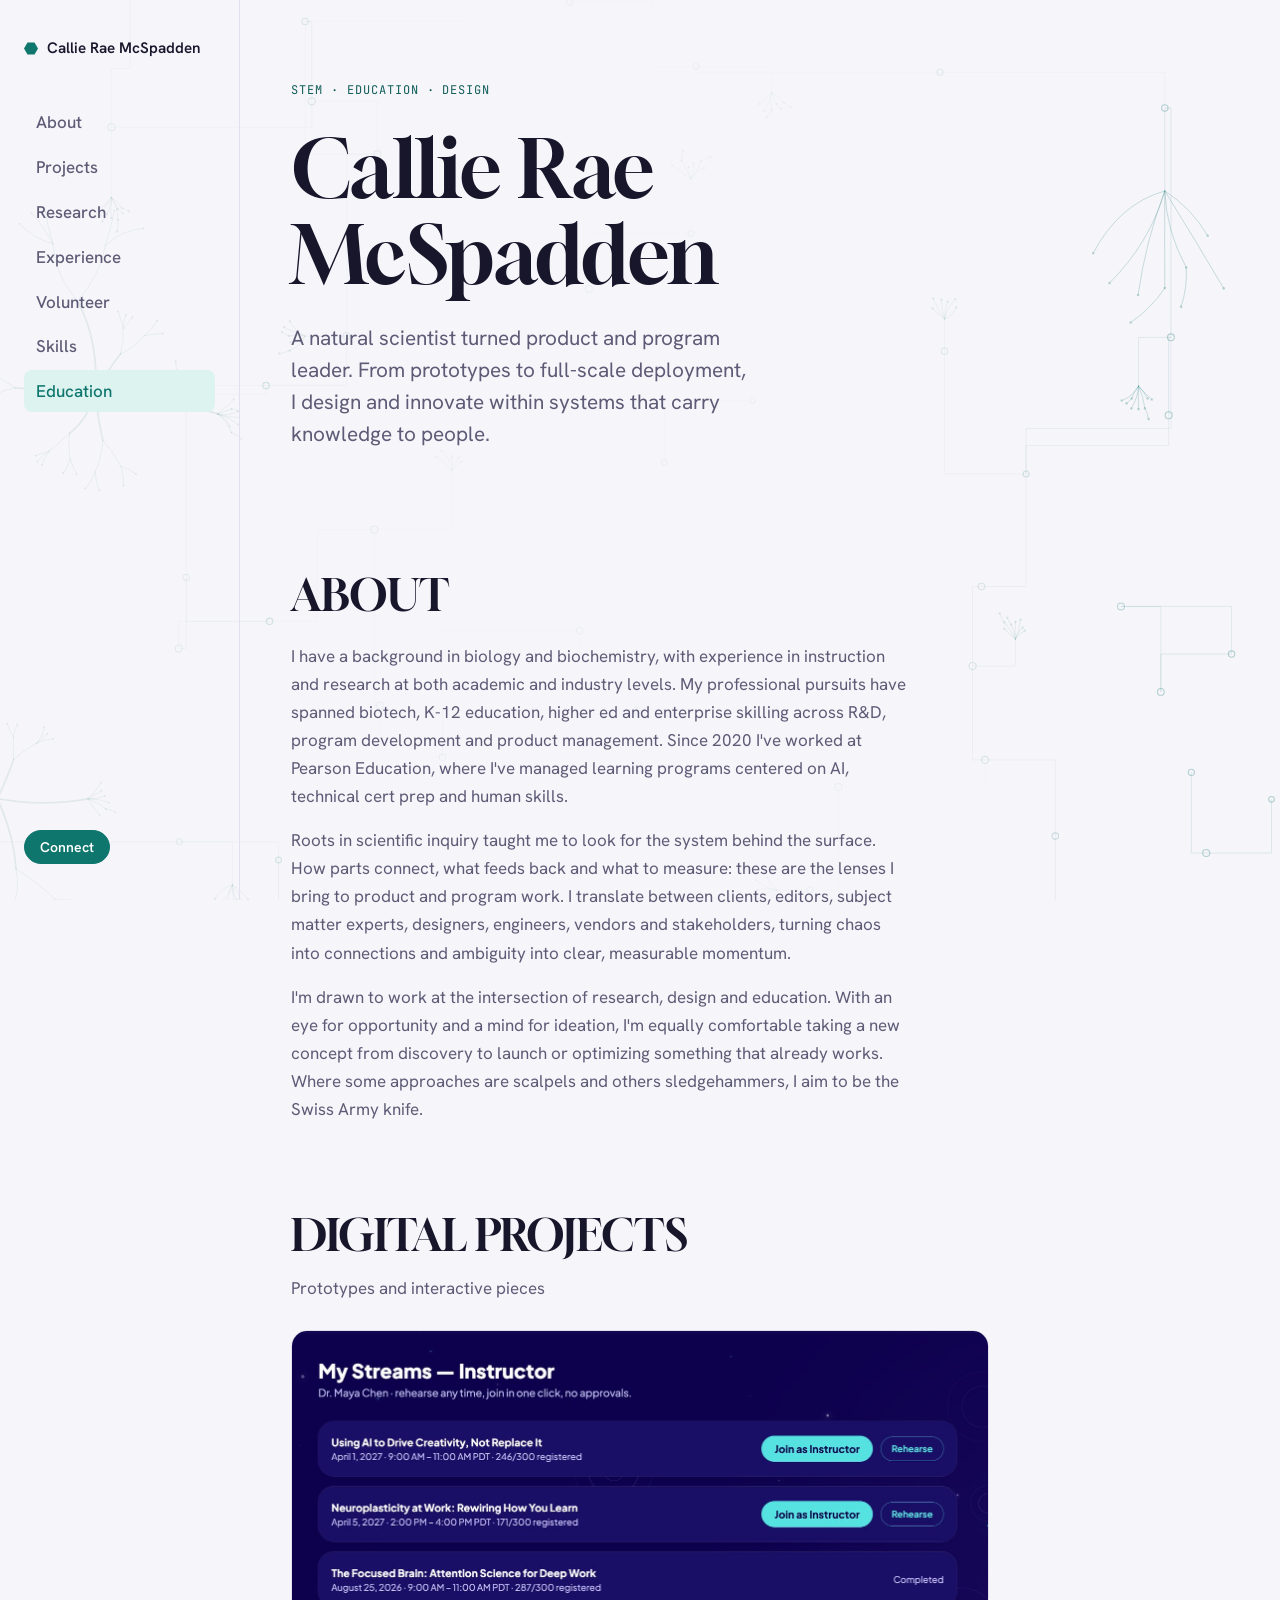
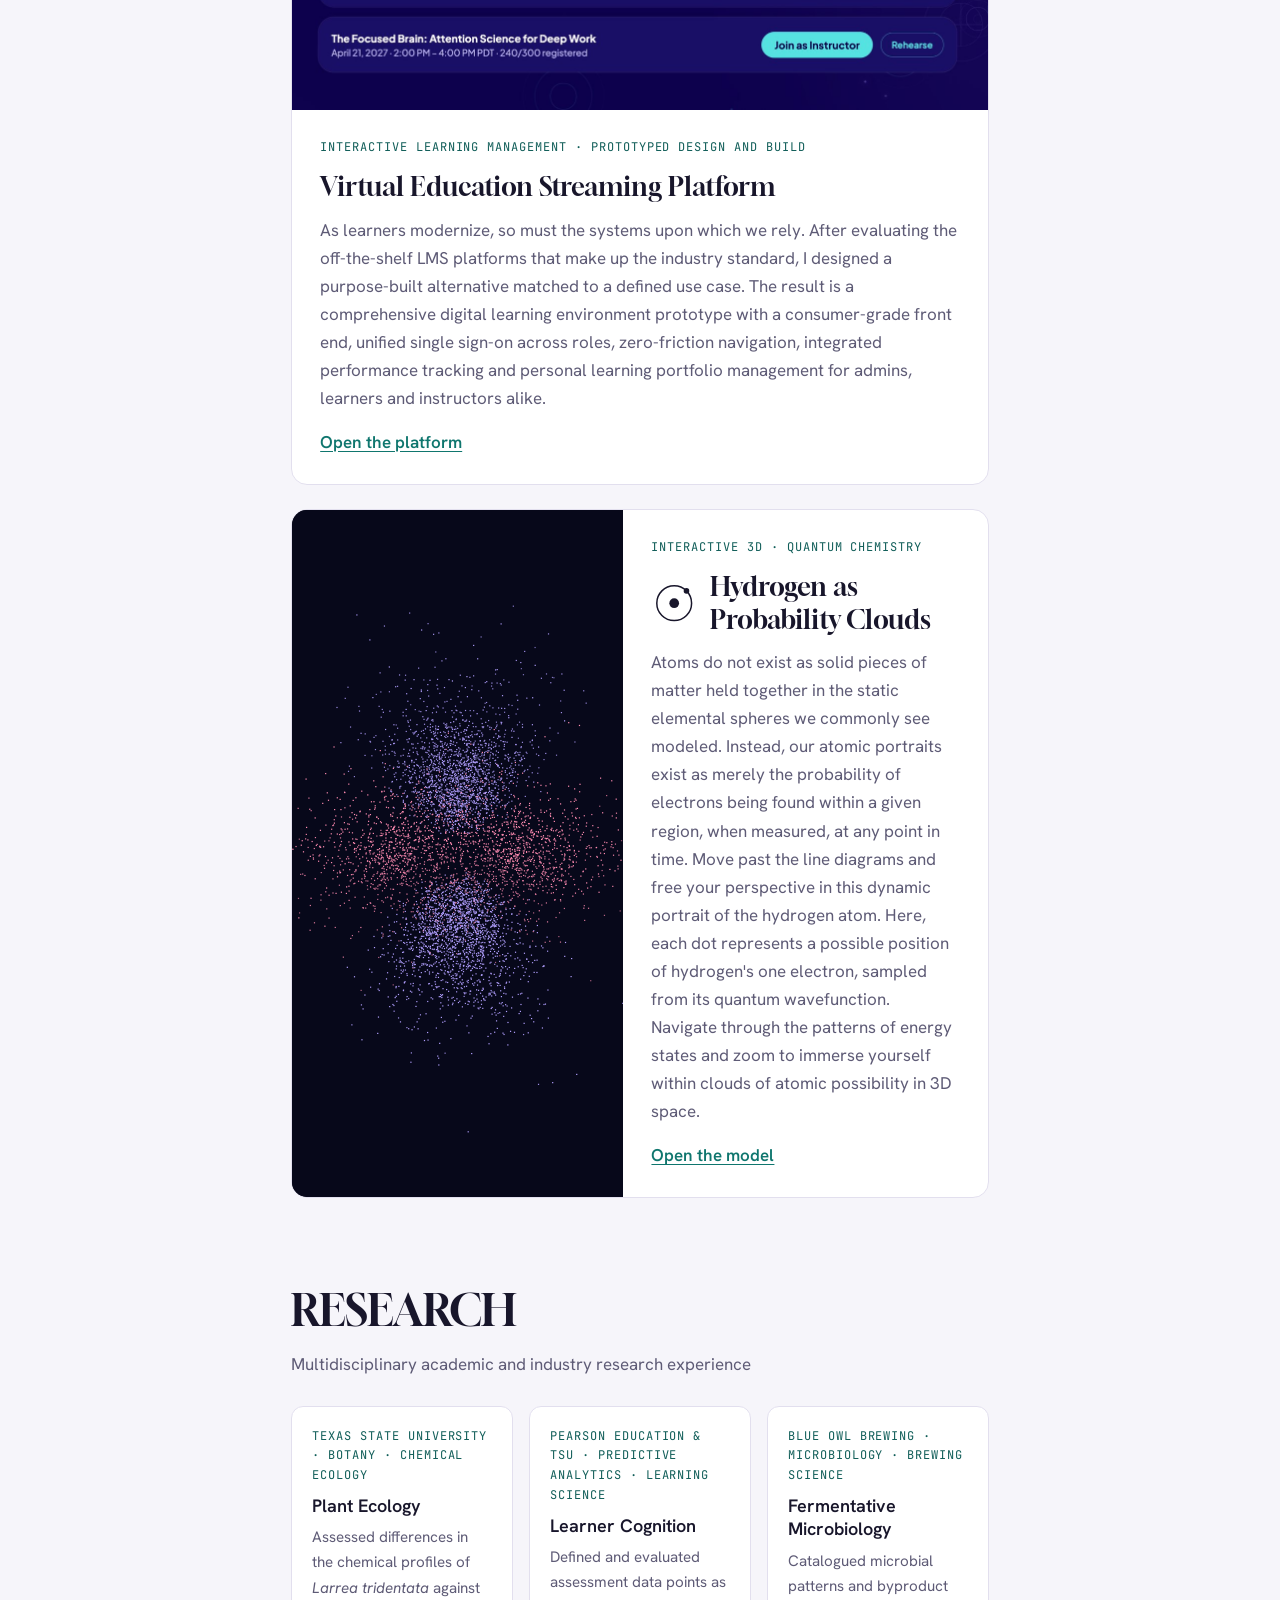
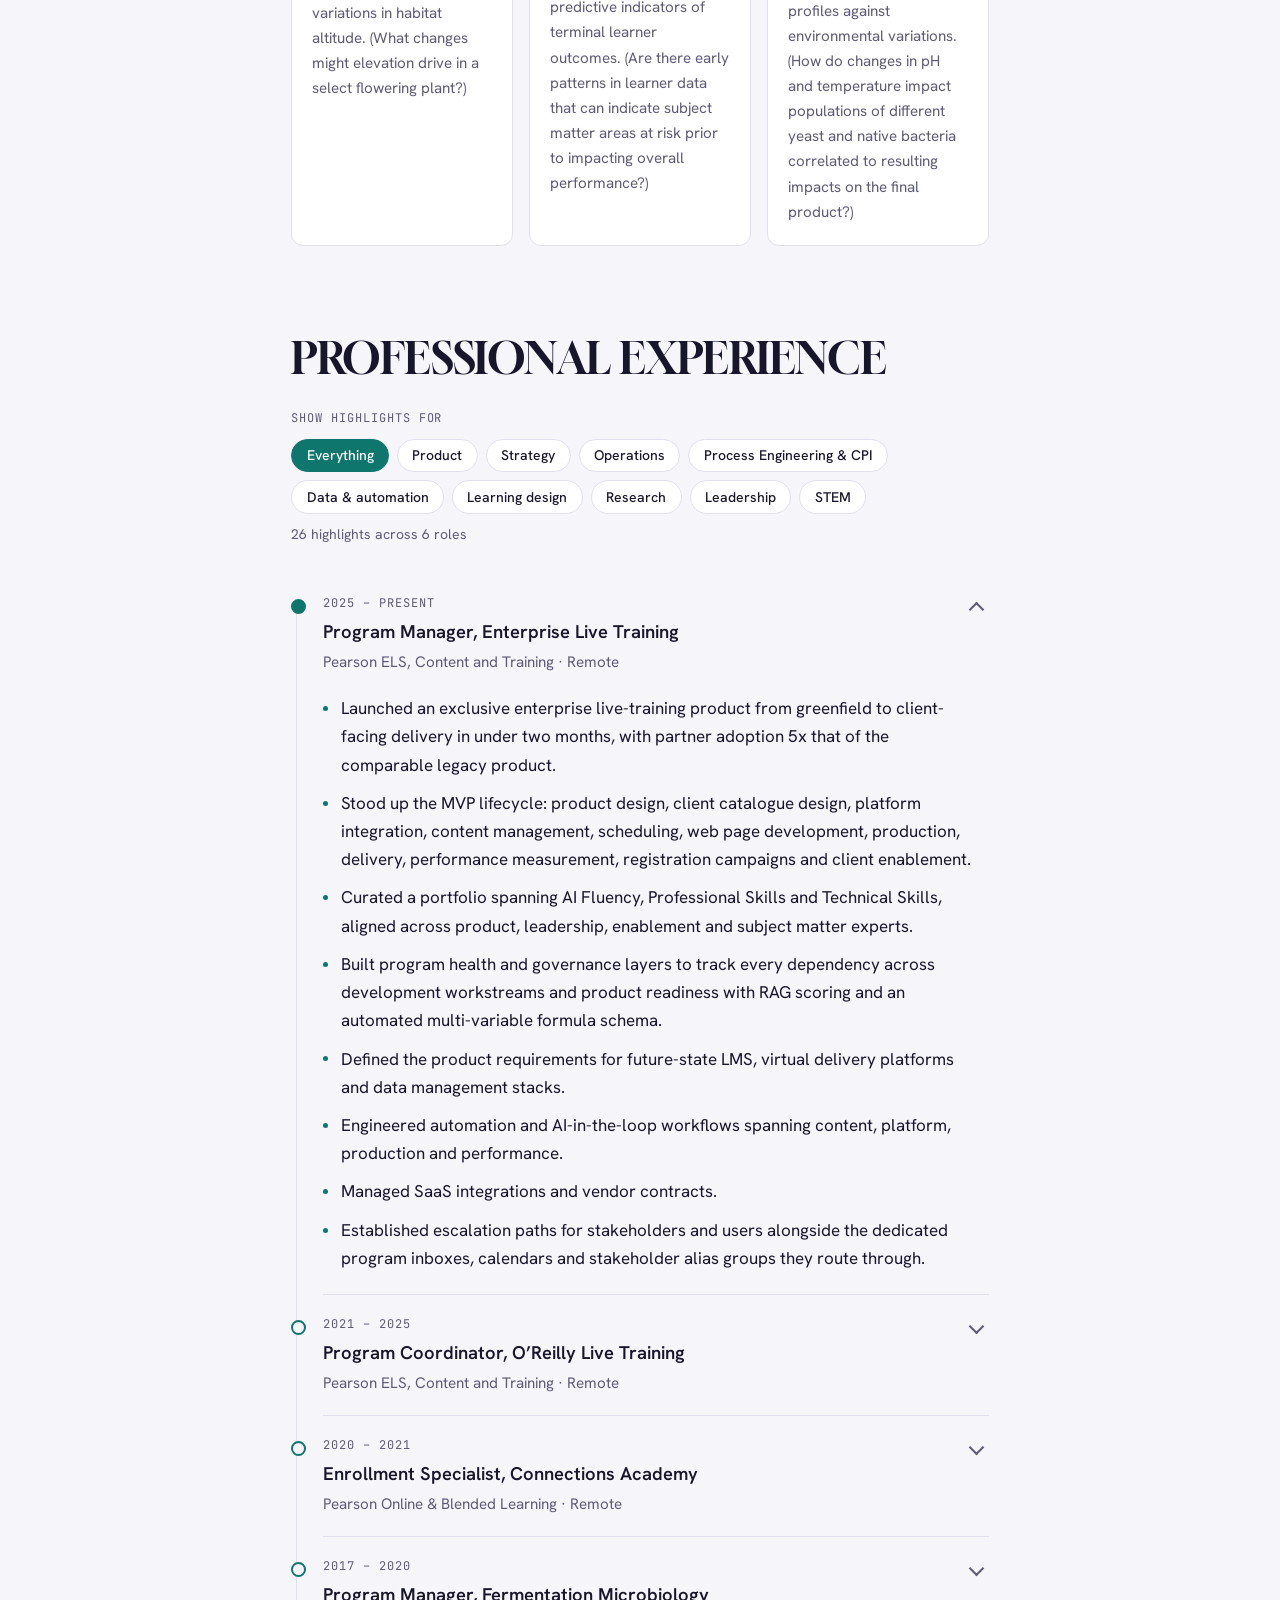
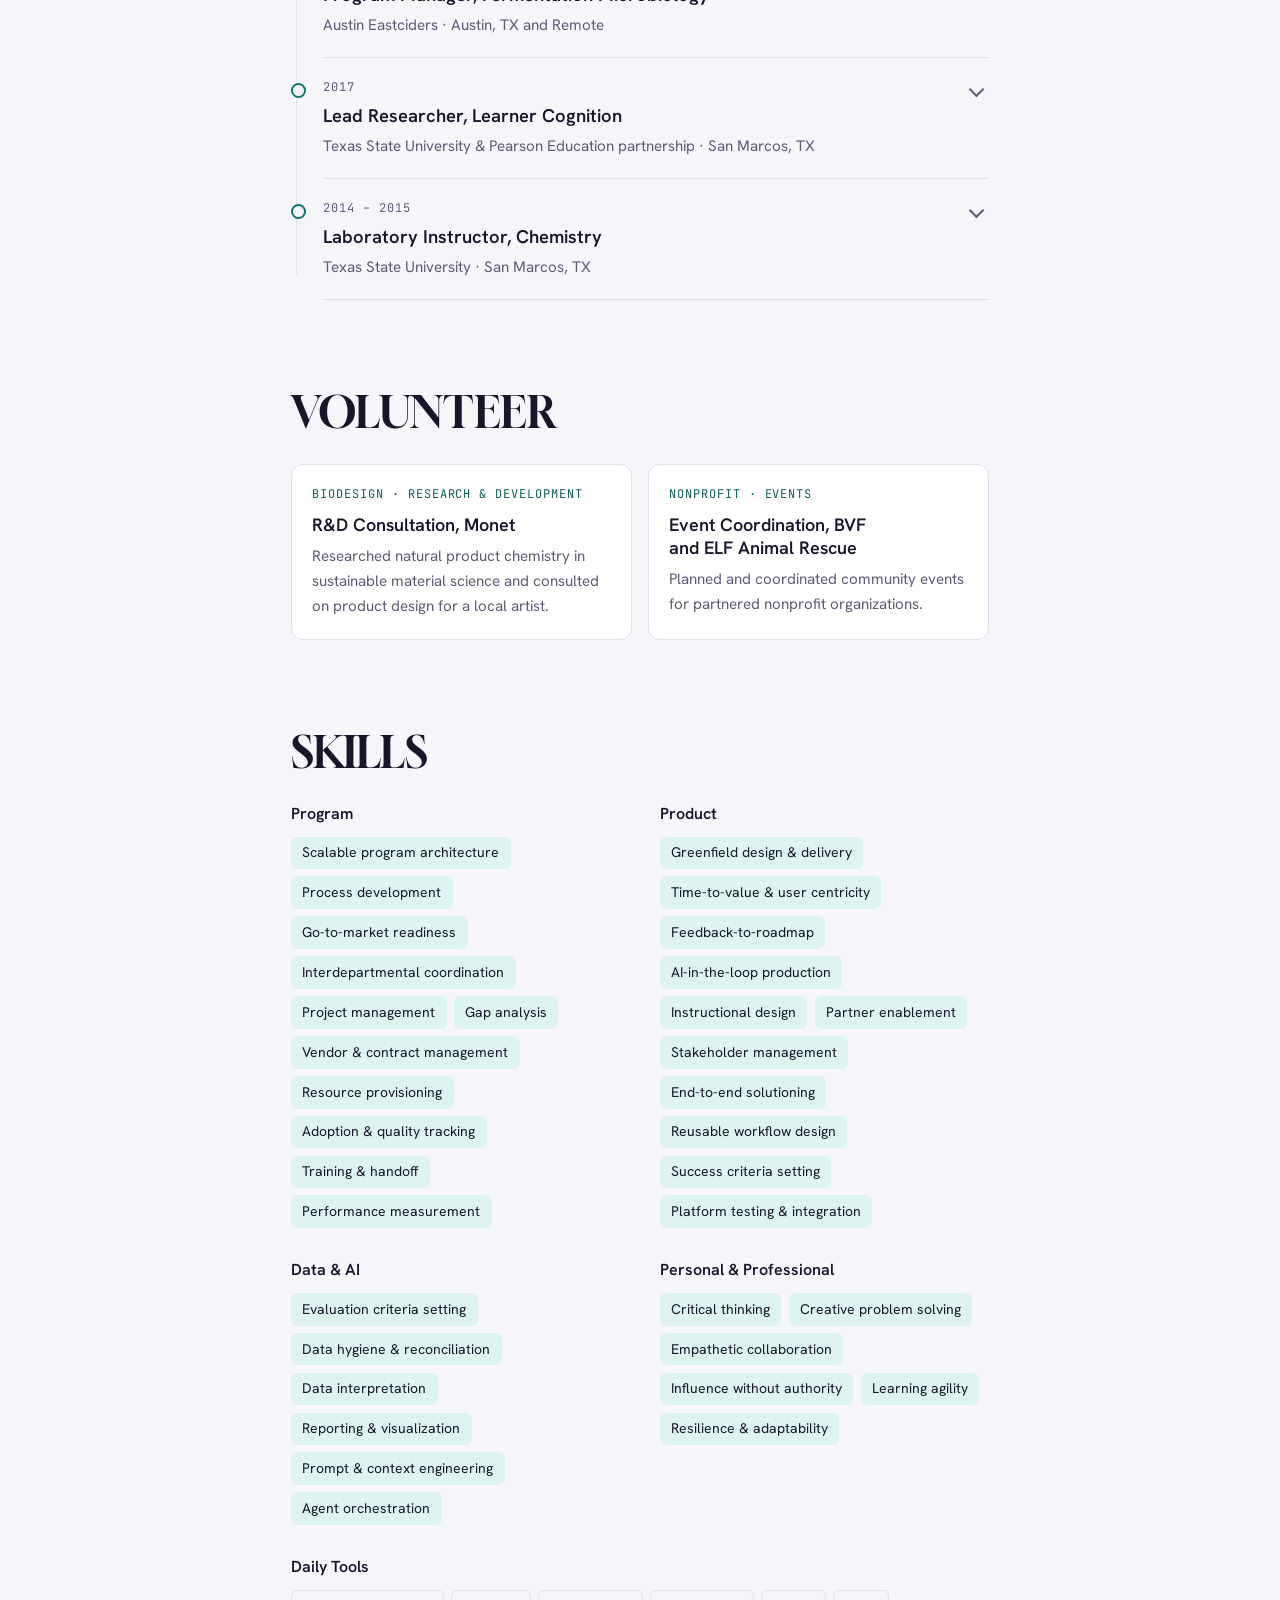
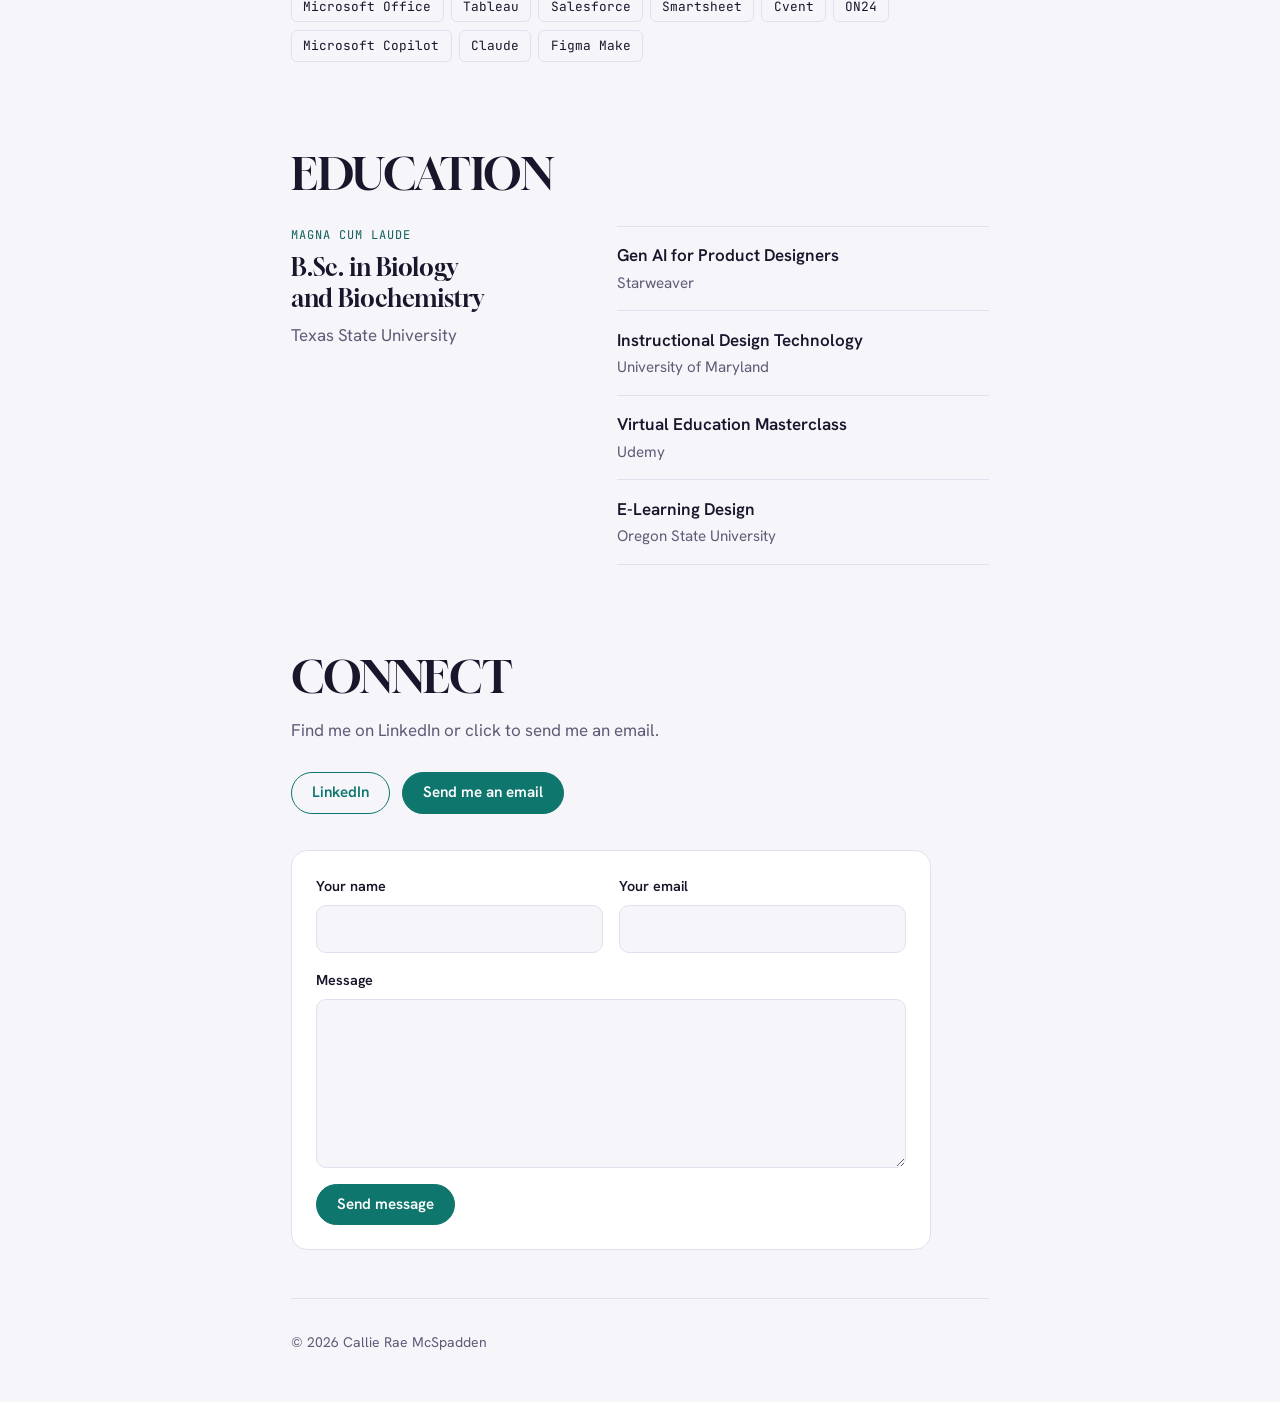
<file: index.html>
<!DOCTYPE html>
<html lang="en"><head>
  <meta charset="UTF-8">
  <meta name="viewport" content="width=device-width, initial-scale=1.0">
  <title>Callie Rae McSpadden</title>
  <meta name="description" content="Callie Rae McSpadden: natural scientist turned product and program leader, designing systems and solutions where science, design and education meet.">
  <link rel="preconnect" href="https://fonts.googleapis.com">
  <link rel="preconnect" href="https://fonts.gstatic.com" crossorigin="">
  <link rel="stylesheet" href="https://fonts.googleapis.com/css2?family=Gloock&amp;family=Hanken+Grotesk:wght@400;500;600;700&amp;family=JetBrains+Mono:wght@400;500&amp;display=swap">
  <link rel="stylesheet" href="css/styles.css?v=20261028-2120">
</head>
<body>
  <a class="skip-link" href="#main">Skip to content</a>

  <div class="shell">
    <!-- NAVIGATION: side rail on wide screens, sticky chip bar on phones -->
    <header class="rail">
      <a class="brand" href="#top">
        <span class="brand-mark" aria-hidden="true"></span>
        <span>Callie Rae McSpadden</span>
      </a>
      <nav aria-label="Sections">
        <ul class="nav-list">
          <li><a href="#about">About</a></li>
          <li><a href="#work">Projects</a></li>
          <li><a href="#research">Research</a></li>
          <li><a href="#experience">Experience</a></li>
          <li><a href="#volunteer">Volunteer</a></li>
          <li><a href="#skills">Skills</a></li>
          <li><a href="#education">Education</a></li>
        </ul>
      </nav>
      <div class="rail-foot">
        <a class="btn btn-small" href="#contact">Connect</a>
      </div>
    </header>

    <main id="main">
      <!-- HERO -->
      <section id="top" class="hero">
        <p class="eyebrow">STEM · Education · Design</p>
        <h1>Callie Rae McSpadden</h1>
        <p class="lede">
          A natural scientist turned product and program leader. From prototypes to full-scale deployment, I design and innovate within systems that carry knowledge to people.
        </p>
      </section>

      <!-- ABOUT -->
      <section id="about" class="section" aria-labelledby="about-h">
        <h2 id="about-h">ABOUT</h2>
        <div class="prose">
          <p>
            I have a background in biology and biochemistry, with experience in instruction and research at both academic and industry levels. My professional pursuits have spanned biotech, K-12 education, higher ed and enterprise skilling across R&amp;D, program development and product management. Since 2020 I've worked at Pearson Education, where I've managed learning programs centered on AI, technical cert prep and human skills.
          </p>
          <p>Roots in scientific inquiry taught me to look for the system behind the surface. How parts connect, what feeds back and what to measure: these are the lenses I bring to product and program work. I translate between clients, editors, subject matter experts, designers, engineers, vendors and stakeholders, turning chaos into connections and ambiguity into clear, measurable momentum.
          </p>
          <p>
            I'm drawn to work at the intersection of research, design and education. With an eye for opportunity and a mind for ideation, I'm equally comfortable taking a new concept from discovery to launch or optimizing something that already works. Where some approaches are scalpels and others sledgehammers, I aim to be the Swiss Army knife.</p>
        </div>
      </section>

      <!-- WORK -->
      <section id="work" class="section" aria-labelledby="work-h">
        <h2 id="work-h">DIGITAL PROJECTS</h2>
        <p class="section-intro">Prototypes and interactive pieces</p>

        <article class="feature feature--wide">
          <a class="feature-media" href="https://live-training-rust.vercel.app/" aria-label="Open the Education Streaming Platform">
            <img src="assets/streaming-platform-instructor.jpg" width="1400" height="763" loading="lazy" alt="Instructor view of the platform, listing upcoming live streams with registration counts and one-click Join as Instructor and Rehearse buttons.">
          </a>
          <div class="feature-body">
            <p class="meta">Interactive Learning Management · Prototyped design and build</p>
            <h3>Virtual Education Streaming Platform</h3>
            <p>
              As learners modernize, so must the systems upon which we rely. After evaluating the off-the-shelf LMS
              platforms that make up the industry standard, I designed a purpose-built alternative matched to a defined use case. The result is a comprehensive digital learning
              environment prototype with a consumer-grade front end, unified single sign-on across roles, zero-friction navigation,
              integrated performance tracking and personal learning portfolio management for admins, learners and instructors alike.</p>
            <p class="links">
              <a href="https://live-training-rust.vercel.app/">Open the platform</a>
            </p>
          </div>
        </article>

        <article class="feature">
          <a class="feature-media" href="https://calliemcspadden.github.io/ScienceCommunication/hydrogen-atom/" aria-label="Open the Hydrogen Probability Cloud">
            <canvas id="orbital" width="480" height="360" aria-hidden="true"></canvas>
          </a>
          <div class="feature-body">
            <p class="meta">Interactive 3D · Quantum chemistry</p>
            <div class="feature-title">
              <svg class="atom-mark" viewBox="0 0 40 40" aria-hidden="true" focusable="false">
                <circle cx="20" cy="20" r="15" fill="none" stroke="currentColor" stroke-width="1.3"></circle>
                <circle cx="20" cy="20" r="4.2" fill="currentColor"></circle>
                <circle cx="30.6" cy="9.4" r="2.4" fill="currentColor"></circle>
              </svg>
              <h3>Hydrogen as Probability Clouds</h3>
            </div>
            <p>Atoms do not exist as solid pieces of matter held together in the static elemental spheres we commonly see modeled. Instead, our atomic portraits exist as merely the probability of electrons being found within a given region, when measured, at any point in time. Move past the line diagrams and free your perspective in this dynamic portrait of the hydrogen atom. Here, each dot represents a possible position of hydrogen's one electron, sampled from its quantum wavefunction. Navigate through the patterns of energy states and zoom to immerse yourself within clouds of atomic possibility in 3D space.</p>
            <p class="links">
              <a href="https://calliemcspadden.github.io/ScienceCommunication/hydrogen-atom/">Open the model</a>
            </p>
          </div>
        </article>
      </section>

      <!-- RESEARCH -->
      <section id="research" class="section" aria-labelledby="research-h">
        <h2 id="research-h">RESEARCH</h2>
        <p class="section-intro">Multidisciplinary academic and industry research experience</p>
        <ul class="cards research">
          <li>
            <p class="meta">Texas State University · Botany · Chemical ecology</p>
            <h3>Plant Ecology</h3>
            <p>Assessed differences in the chemical profiles of <em>Larrea tridentata</em> against variations in habitat altitude. (What changes might elevation drive in a select flowering plant?)</p>
          </li>
          <li>
            <p class="meta">Pearson Education &amp; TSU · Predictive analytics · Learning science</p>
            <h3>Learner Cognition</h3>
            <p>Defined and evaluated assessment data points as predictive indicators of terminal learner outcomes. (Are there early patterns in learner data that can indicate subject matter areas at risk prior to impacting overall performance?)</p>
          </li>
          <li>
            <p class="meta">Blue Owl Brewing · Microbiology · Brewing science</p>
            <h3>Fermentative Microbiology</h3>
            <p>Catalogued microbial patterns and byproduct profiles against environmental variations. (How do changes in pH and temperature impact populations of different yeast and native bacteria correlated to resulting impacts on the final product?)</p>
          </li>
        </ul>
      </section>

      <!-- EXPERIENCE -->
      <section id="experience" class="section" aria-labelledby="exp-h">
        <h2 id="exp-h">PROFESSIONAL EXPERIENCE</h2>
        <div class="filter-bar">
          <p class="filter-label" id="filter-label">Show highlights for</p>
          <div class="chips" role="group" aria-labelledby="filter-label">
            <button class="chip" data-filter="all" aria-pressed="true">Everything</button>
            <button class="chip" data-filter="product" aria-pressed="false">Product</button>
            <button class="chip" data-filter="strategy" aria-pressed="false">Strategy</button>
            <button class="chip" data-filter="ops" aria-pressed="false">Operations</button>
            <button class="chip" data-filter="cpi" aria-pressed="false">Process Engineering &amp; CPI</button>
            <button class="chip" data-filter="data" aria-pressed="false">Data &amp; automation</button>
            <button class="chip" data-filter="learn" aria-pressed="false">Learning design</button>
            <button class="chip" data-filter="research" aria-pressed="false">Research</button>
            <button class="chip" data-filter="lead" aria-pressed="false">Leadership</button>
            <button class="chip" data-filter="stem" aria-pressed="false">STEM</button>
          </div>
          <p class="filter-count" id="filter-count" aria-live="polite"></p>
        </div>

        <ol class="timeline">
          <li class="is-current">
            <details class="role" open="">
              <summary>
                <span class="role-dates">2025 – Present</span>
                <span class="role-title">Program Manager, Enterprise Live Training</span>
                <span class="role-org">Pearson ELS, Content and Training · Remote</span>
              </summary>
              <ul class="bullets">
                <li data-tags="product lead ops strategy">Launched an exclusive enterprise live-training product from greenfield to client-facing delivery in under two months, with partner adoption 5x that of the comparable legacy product.&nbsp;</li>
                <li data-tags="product ops learn cpi">Stood up the MVP lifecycle: product design, client catalogue design, platform integration, content management, scheduling, web page development, production, delivery, performance measurement, registration campaigns and client enablement.&nbsp;</li>
                <li data-tags="learn lead product strategy research stem">Curated a portfolio spanning AI Fluency, Professional Skills and Technical Skills, aligned across product, leadership, enablement and subject matter experts.</li>
                <li data-tags="data ops cpi">Built program health and governance layers to track every dependency across development workstreams and product readiness with RAG scoring and an automated multi-variable formula schema.</li>
                <li data-tags="product strategy ops research">Defined the product requirements for future-state LMS, virtual delivery platforms and data management stacks.</li>
                <li data-tags="data product cpi">Engineered automation and AI-in-the-loop workflows spanning content, platform, production and performance.</li>
                <li data-tags="lead ops">Managed SaaS integrations and vendor contracts.</li>
                <li data-tags="ops cpi">Established escalation paths for stakeholders and users alongside the dedicated program inboxes, calendars and stakeholder alias groups they route through.</li>
              </ul>
            </details>
          </li>
          <li>
            <details class="role">
              <summary>
                <span class="role-dates">2021 – 2025</span>
                <span class="role-title">Program Coordinator, O’Reilly Live Training</span>
                <span class="role-org">Pearson ELS, Content and Training · Remote</span>
              </summary>
              <ul class="bullets">
                <li data-tags="learn data ops">Oversaw delivery and analysis of 4,500+ live instances of technical skills training and certification prep across five years of the O’Reilly Media partnership.</li>
                <li data-tags="ops lead">Managed a catalogue of 400+ titles and 180 subject matter experts for Pearson’s live training program, as liaison across departments, vendors and third-party partners.</li>
                <li data-tags="data strategy">Owned data inputs and reporting requirements for program analytics, directly assessing trends that guided portfolio strategy and data-structure changes for wider program insight.</li>
                <li data-tags="ops product cpi">Established standardized schema, processes and infrastructure across the product lifecycle: scope management, editorial process flows, delivery health, quality assurance and dynamic, centralized tracking.</li>
              </ul>
            </details>
          </li>
          <li>
            <details class="role">
              <summary>
                <span class="role-dates">2020 – 2021</span>
                <span class="role-title">Enrollment Specialist, Connections Academy</span>
                <span class="role-org">Pearson Online &amp; Blended Learning · Remote</span>
              </summary>
              <ul class="bullets">
                <li data-tags="strategy lead">Grew B2C enrollment and retention across six districts in the K-12 virtual school portfolio.</li>
                <li data-tags="data ops">Maintained records and reports for 100+ client engagements a day in Salesforce.</li>
                <li data-tags="ops">Drove CSAT ratings beyond team performance targets every quarter.</li>
                <li data-tags="lead cpi">Rebuilt team communication methods; developed and facilitated team events.</li>
              </ul>
            </details>
          </li>
          <li>
            <details class="role">
              <summary>
                <span class="role-dates">2017 – 2020</span>
                <span class="role-title">Program Manager, Fermentation Microbiology</span>
                <span class="role-org">Austin Eastciders · Austin, TX and Remote</span>
              </summary>
              <ul class="bullets">
                <li data-tags="stem lead product strategy">Founded the company’s microbiology program and production quality standards.</li>
                <li data-tags="stem data cpi">Created quality assurance metrics, content standards and departmental evaluations.</li>
                <li data-tags="ops data cpi">Managed interdepartmental projects, process improvement and data tracking.</li>
                <li data-tags="learn ops">Developed procedural content and oversaw implementation of personnel training.</li>
                <li data-tags="lead">Facilitated communication across leadership, sales, operations, consumers and third parties.</li>
              </ul>
            </details>
          </li>
          <li>
            <details class="role">
              <summary>
                <span class="role-dates">2017</span>
                <span class="role-title">Lead Researcher, Learner Cognition</span>
                <span class="role-org">Texas State University &amp; Pearson Education partnership · San Marcos, TX</span>
              </summary>
              <ul class="bullets">
                <li data-tags="research learn stem product">Designed the research methodology for the Early Alerts feature of Mastering Biology.</li>
                <li data-tags="research data stem learn">Supported the collection and evaluation of learner data to identify early indicators of performance risk.</li>
              </ul>
            </details>
          </li>
          <li>
            <details class="role">
              <summary>
                <span class="role-dates">2014 – 2015</span>
                <span class="role-title">Laboratory Instructor, Chemistry</span>
                <span class="role-org">Texas State University · San Marcos, TX</span>
              </summary>
              <ul class="bullets">
                <li data-tags="learn stem">Instructed and assessed students against the core curriculum.</li>
                <li data-tags="learn">Developed supplementary course materials to enhance the curriculum.</li>
                <li data-tags="learn">Maintained exceptionally high semester ratings from students for comprehensive instruction and individualized support.</li>
              </ul>
            </details>
          </li>
        </ol>
      </section>

      <!-- VOLUNTEER -->
      <section id="volunteer" class="section" aria-labelledby="vol-h">
        <h2 id="vol-h">VOLUNTEER</h2>
        <ul class="volunteer">
          <li>
            <p class="meta">Biodesign · Research &amp; development</p>
            <h3>R&amp;D Consultation, Monet</h3>
            <p>Researched natural product chemistry in sustainable material science and consulted on product design for a local artist.</p>
          </li>
          <li>
            <p class="meta">Nonprofit · Events</p>
            <h3>Event Coordination, BVF and ELF Animal Rescue</h3>
            <p>Planned and coordinated community events for partnered nonprofit organizations.</p>
          </li>
        </ul>
      </section>

      <!-- SKILLS -->
      <section id="skills" class="section" aria-labelledby="skills-h">
        <h2 id="skills-h">SKILLS</h2>
        <div class="skill-groups">
          <div class="skill-group">
            <h3>Program</h3>
            <ul class="tags"><li>Scalable program architecture</li><li>Process development</li><li>Go-to-market readiness</li><li>Interdepartmental coordination</li><li>Project management</li><li>Gap analysis</li><li>Vendor &amp; contract management</li><li>Resource provisioning</li><li>Adoption &amp; quality tracking</li><li>Training &amp; handoff</li><li>Performance measurement</li></ul>
          </div>
          <div class="skill-group">
            <h3>Product</h3>
            <ul class="tags"><li>Greenfield design &amp; delivery</li><li>Time-to-value &amp; user centricity</li><li>Feedback-to-roadmap</li><li>AI-in-the-loop production</li><li>Instructional design</li><li>Partner enablement</li><li>Stakeholder management</li><li>End-to-end solutioning</li><li>Reusable workflow design</li><li>Success criteria setting</li><li>Platform testing &amp; integration</li></ul>
          </div>
          <div class="skill-group">
            <h3>Data &amp; AI</h3>
            <ul class="tags"><li>Evaluation criteria setting</li><li>Data hygiene &amp; reconciliation</li><li>Data interpretation</li><li>Reporting &amp; visualization</li><li>Prompt &amp; context engineering</li><li>Agent orchestration</li></ul>
          </div>
          <div class="skill-group">
            <h3>Personal &amp; Professional</h3>
            <ul class="tags"><li>Critical thinking</li><li>Creative problem solving</li><li>Empathetic collaboration</li><li>Influence without authority</li><li>Learning agility</li><li>Resilience &amp; adaptability</li></ul>
          </div>
          <div class="skill-group">
            <h3>Daily Tools</h3>
            <ul class="tags tags-tools"><li>Microsoft Office</li><li>Tableau</li><li>Salesforce</li><li>Smartsheet</li><li>Cvent</li><li>ON24</li><li>Microsoft Copilot</li><li>Claude</li><li>Figma Make</li></ul>
          </div>
        </div>
      </section>

      <!-- EDUCATION -->
      <section id="education" class="section" aria-labelledby="edu-h">
        <h2 id="edu-h">EDUCATION</h2>
        <div class="edu">
          <div class="edu-degree">
            <p class="meta">Magna cum laude</p>
            <h3>B.Sc. in Biology and Biochemistry</h3>
            <p>Texas State University</p>
          </div>
          <ul class="certs">
            <li><span>Gen AI for Product Designers</span><span class="cert-org">Starweaver</span></li>
            <li><span>Instructional Design Technology</span><span class="cert-org">University of Maryland</span></li>
            <li><span>Virtual Education Masterclass</span><span class="cert-org">Udemy</span></li>
            <li><span>E-Learning Design</span><span class="cert-org">Oregon State University</span></li>
          </ul>
        </div>
      </section>

      <!-- CONTACT -->
      <section id="contact" class="section contact" aria-labelledby="contact-h">
        <h2 id="contact-h">CONNECT</h2>
        <p class="section-intro">Find me on LinkedIn or click to send me an email.</p>
        <div class="contact-row">
          <a class="btn btn-ghost" href="https://www.linkedin.com/in/callie-mcspadden" rel="noopener">LinkedIn</a>
          <button class="btn" id="open-form" type="button" aria-expanded="false" aria-controls="contact-form">Send me an email</button>
        </div>

        <form class="contact-form" id="contact-form" hidden="" novalidate="">
          <div class="field-row">
            <div class="field">
              <label for="cf-name">Your name</label>
              <input id="cf-name" name="name" type="text" autocomplete="name" required="">
            </div>
            <div class="field">
              <label for="cf-email">Your email</label>
              <input id="cf-email" name="email" type="email" autocomplete="email" required="">
            </div>
          </div>
          <div class="field">
            <label for="cf-message">Message</label>
            <textarea id="cf-message" name="message" rows="6" required=""></textarea>
          </div>
          <input class="hp" type="checkbox" name="botcheck" id="cf-botcheck" tabindex="-1" autocomplete="off" aria-hidden="true">
          <div class="form-foot">
            <button class="btn" id="cf-send" type="submit">Send message</button>
            <p class="form-status" id="cf-status" role="status" aria-live="polite"></p>
          </div>
        </form>
      </section>

      <footer class="site-footer">
        <p>© <span id="year"></span> Callie Rae McSpadden</p>
      </footer>
    </main>
  </div>

  <script src="js/main.js?v=20261028-2120"></script>
  <script src="js/neural.js?v=20261028-2120"></script>












</body></html>
</file>
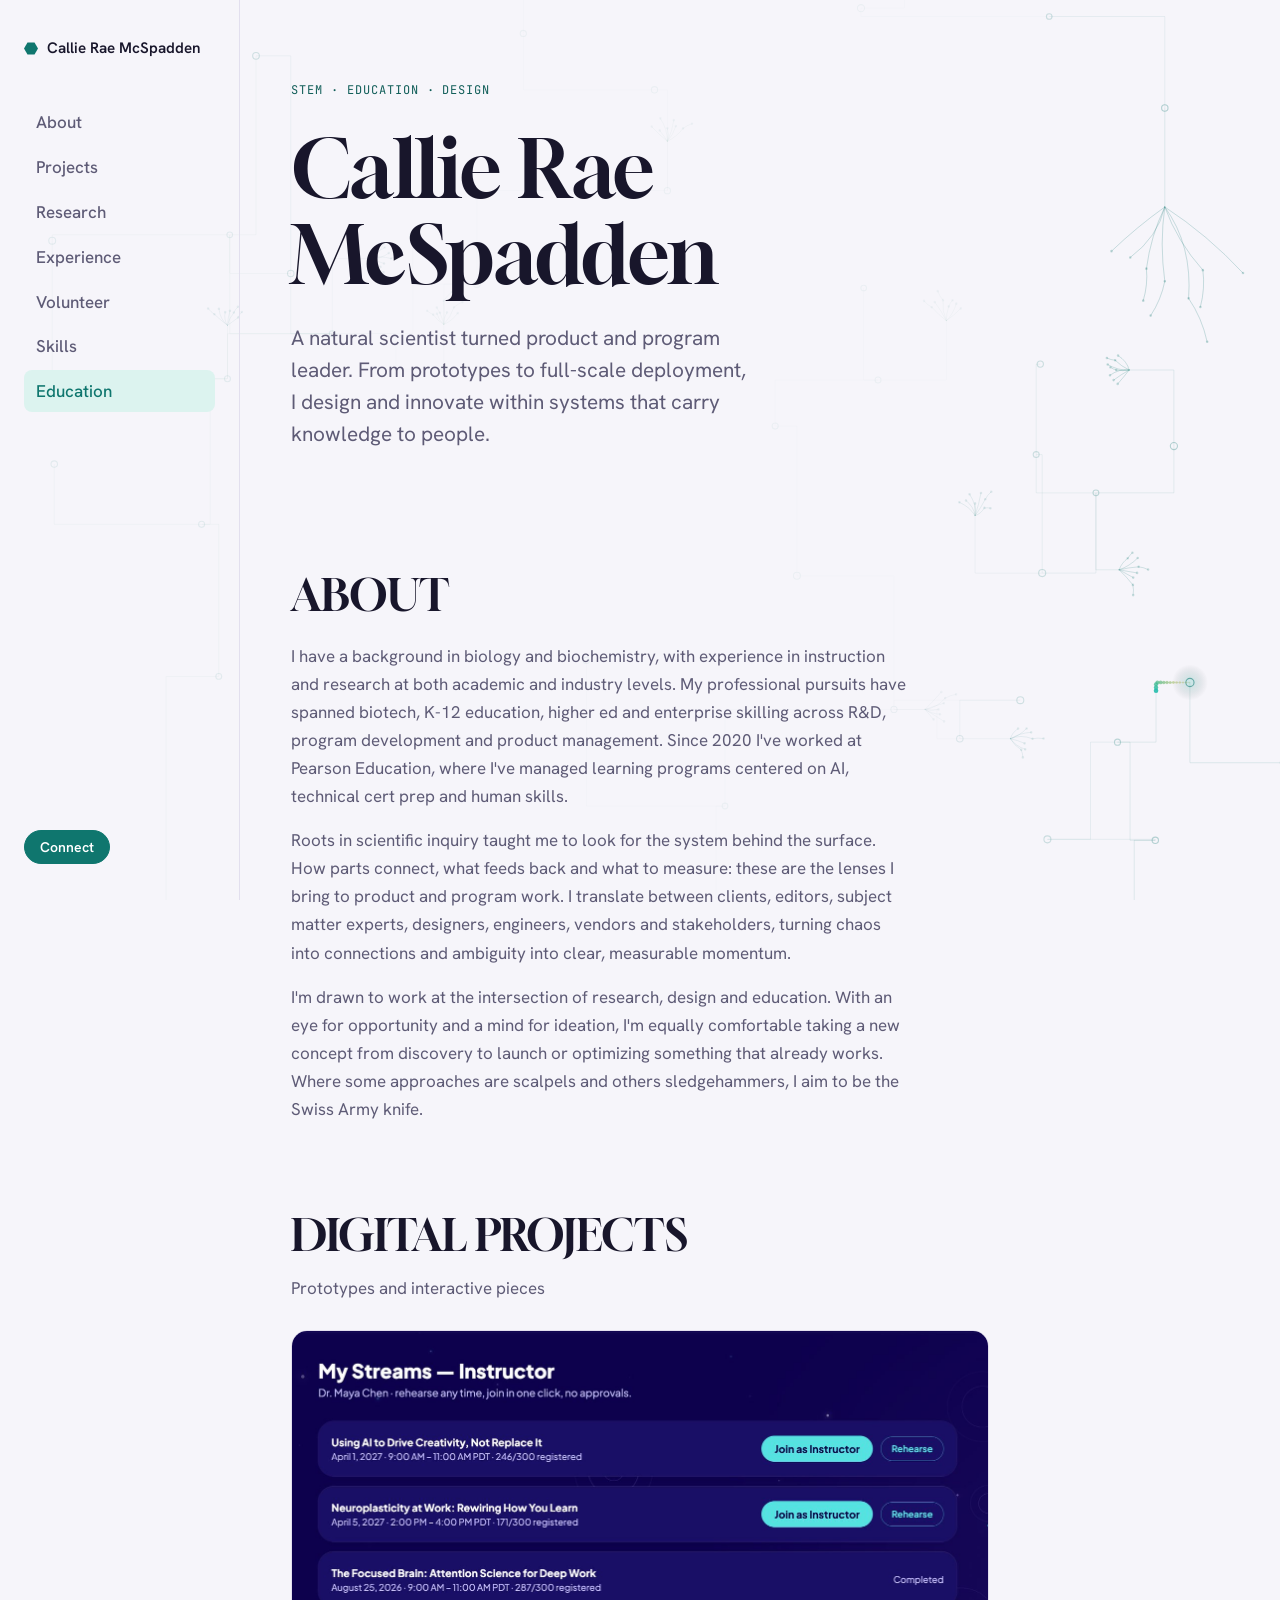
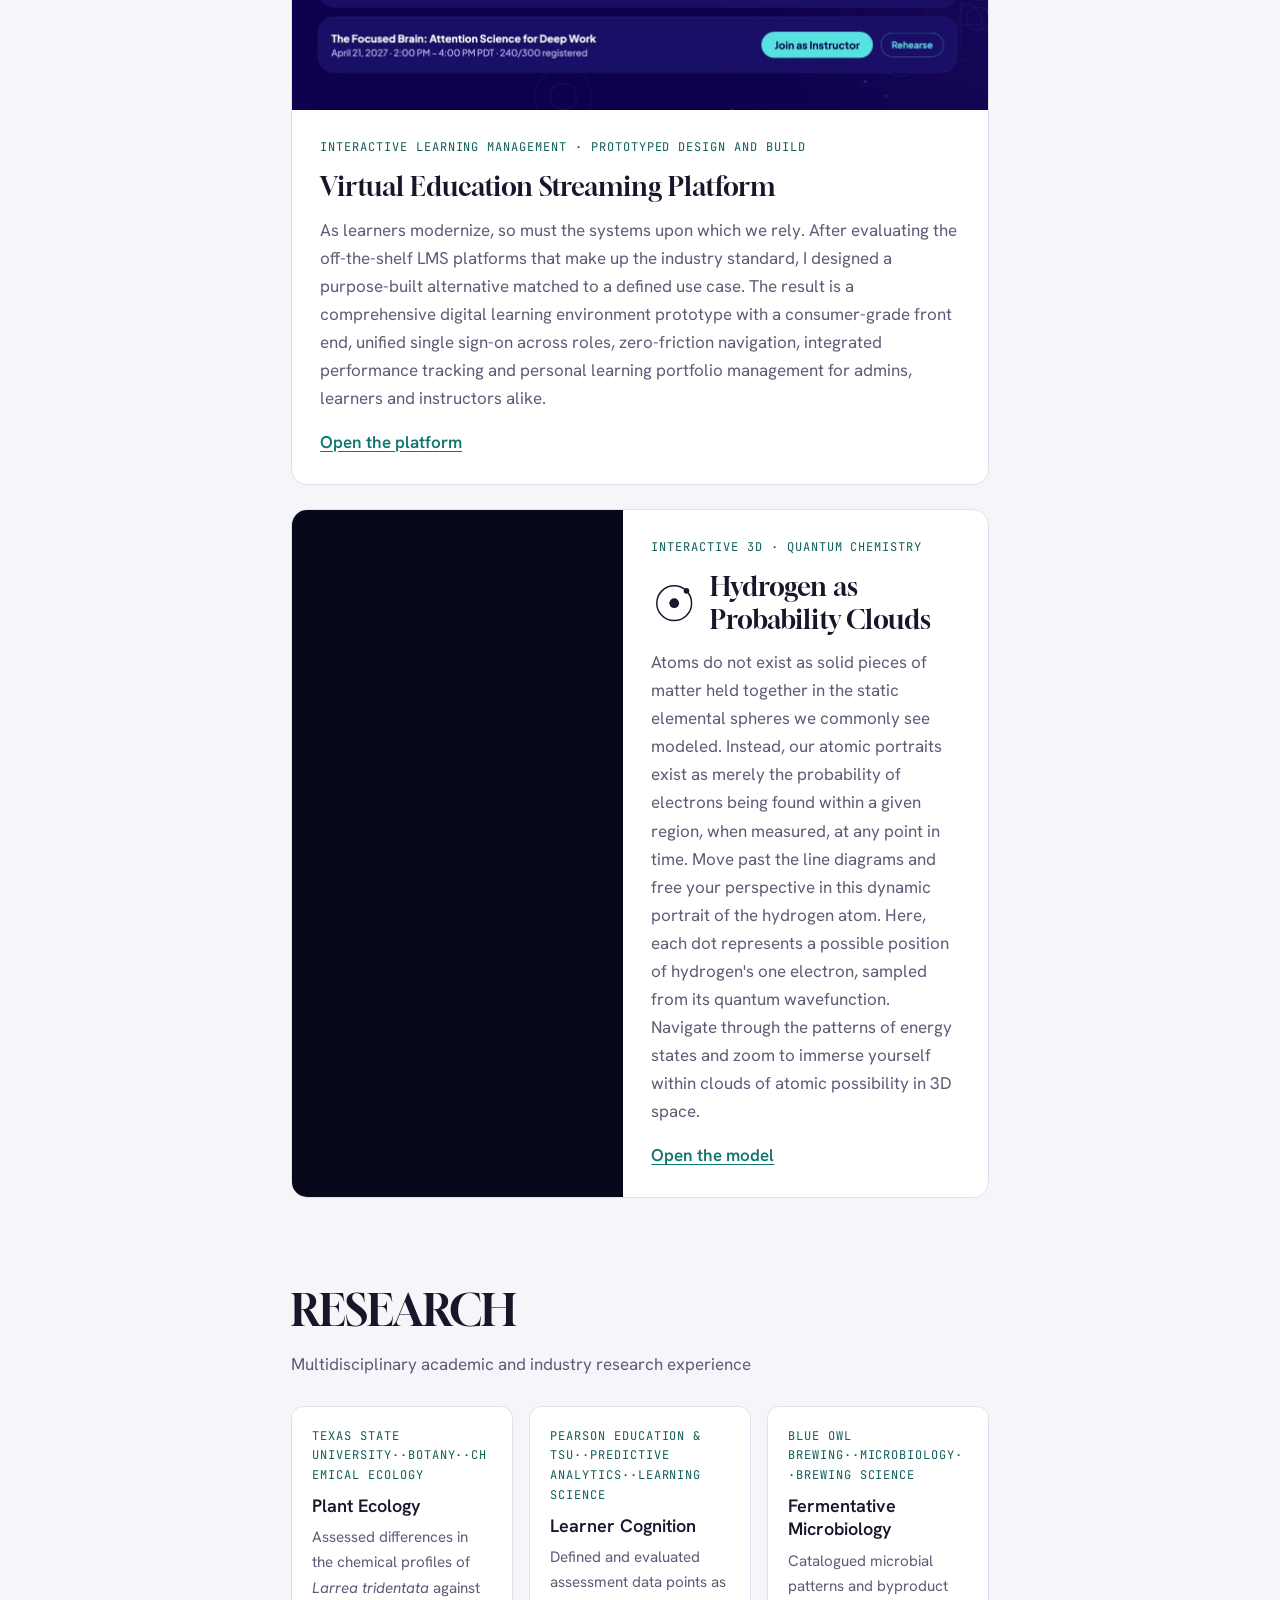
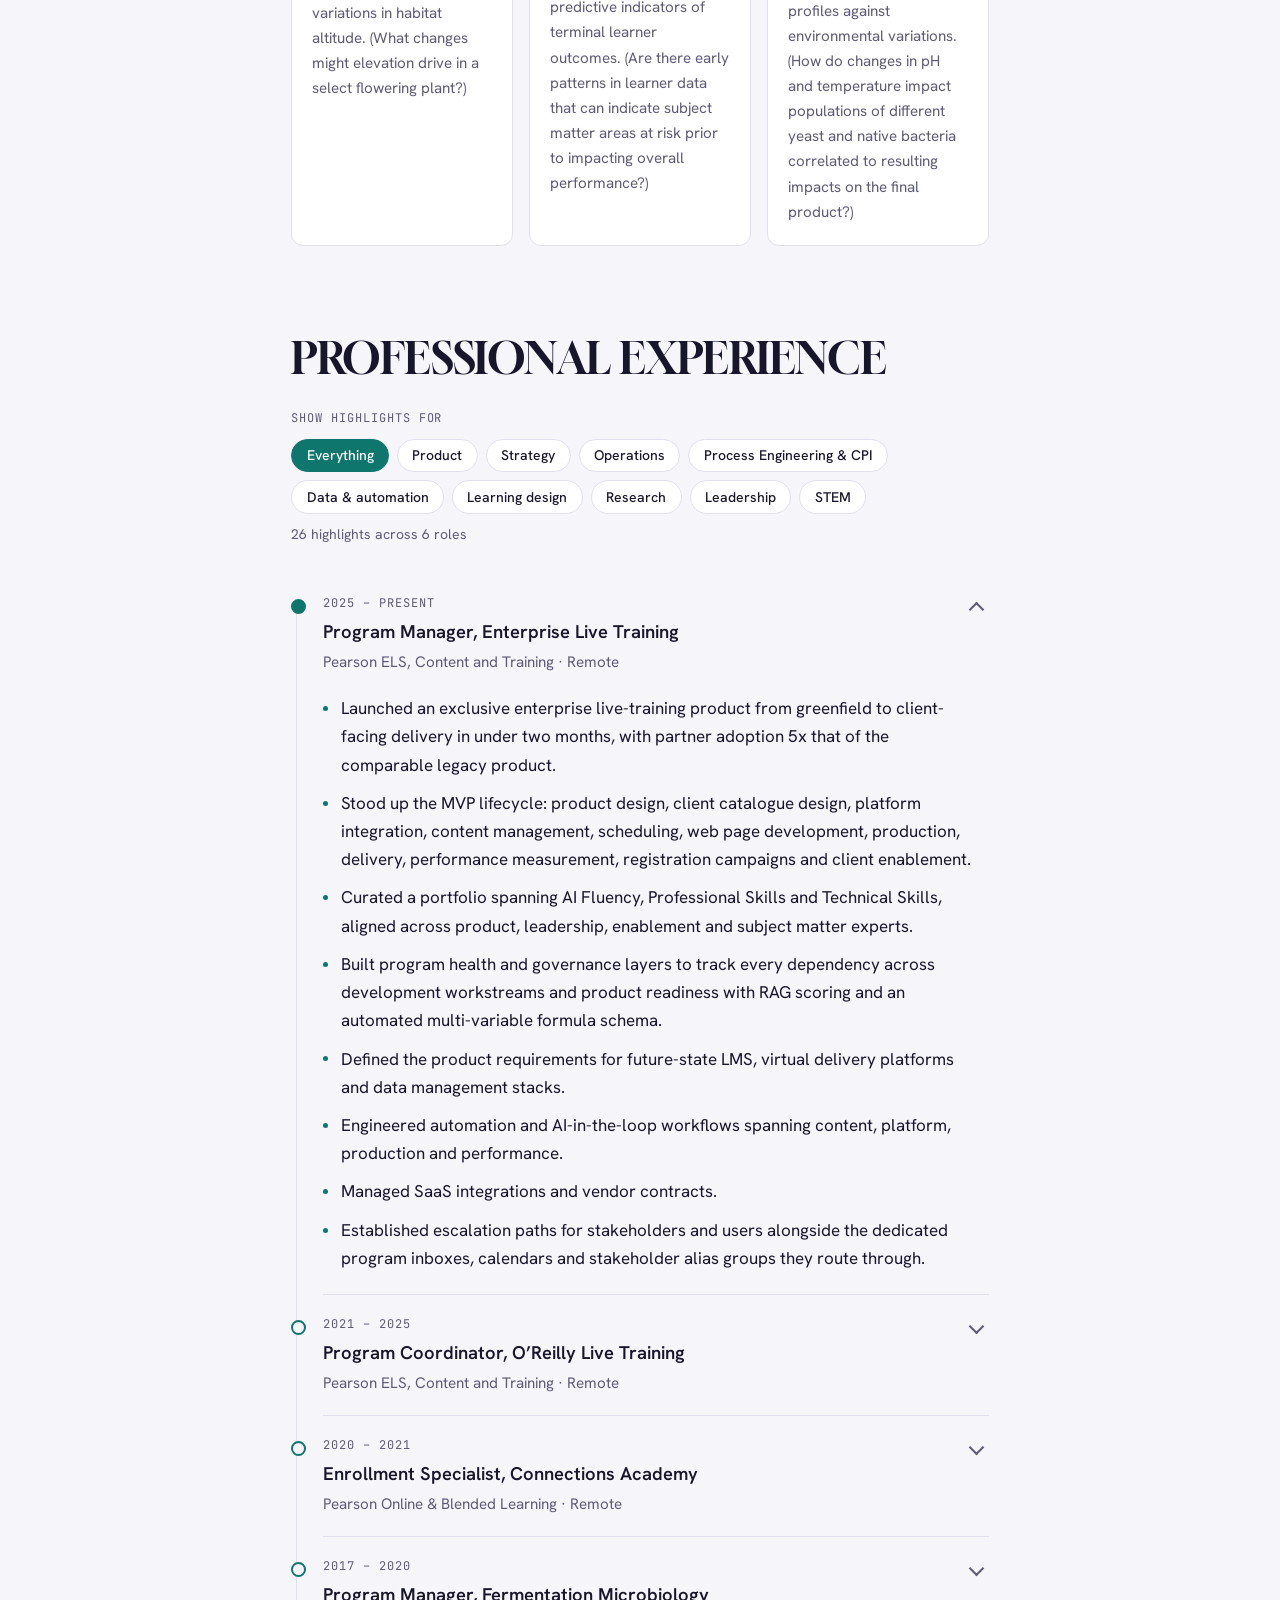
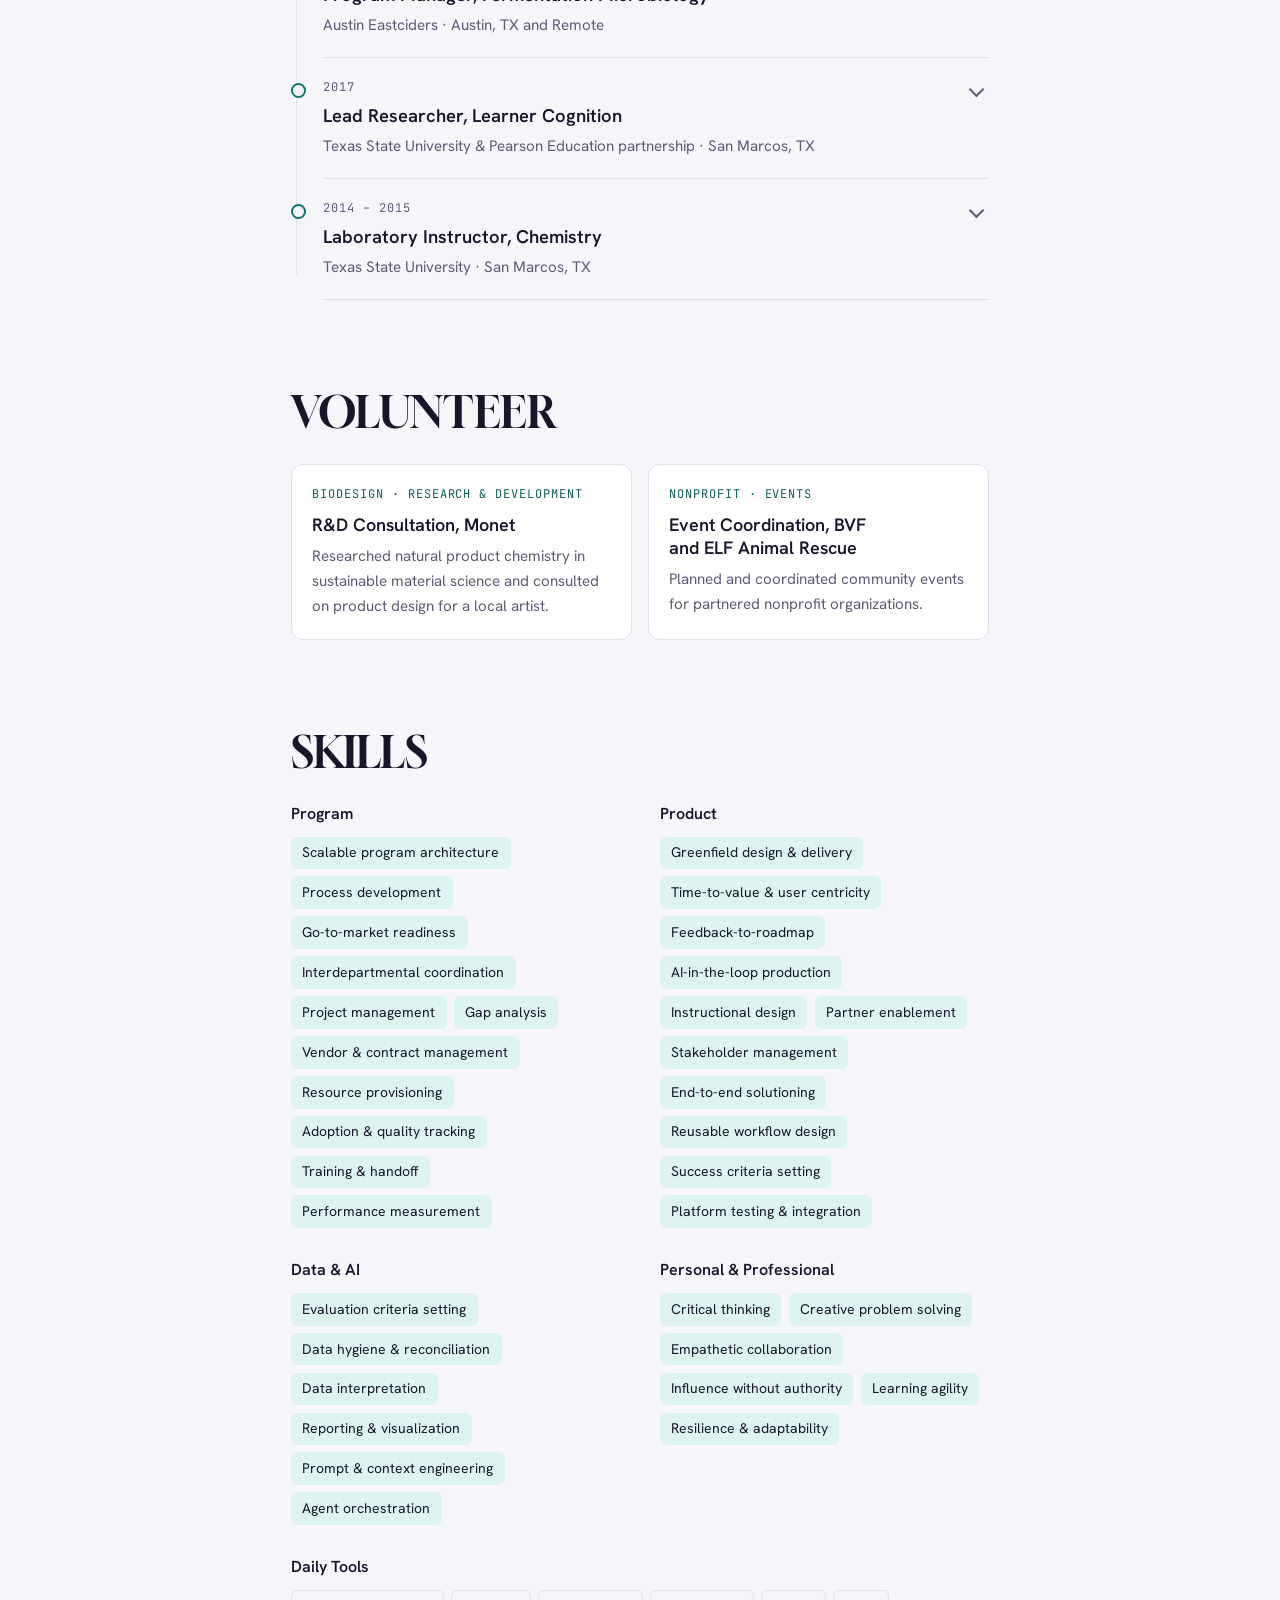
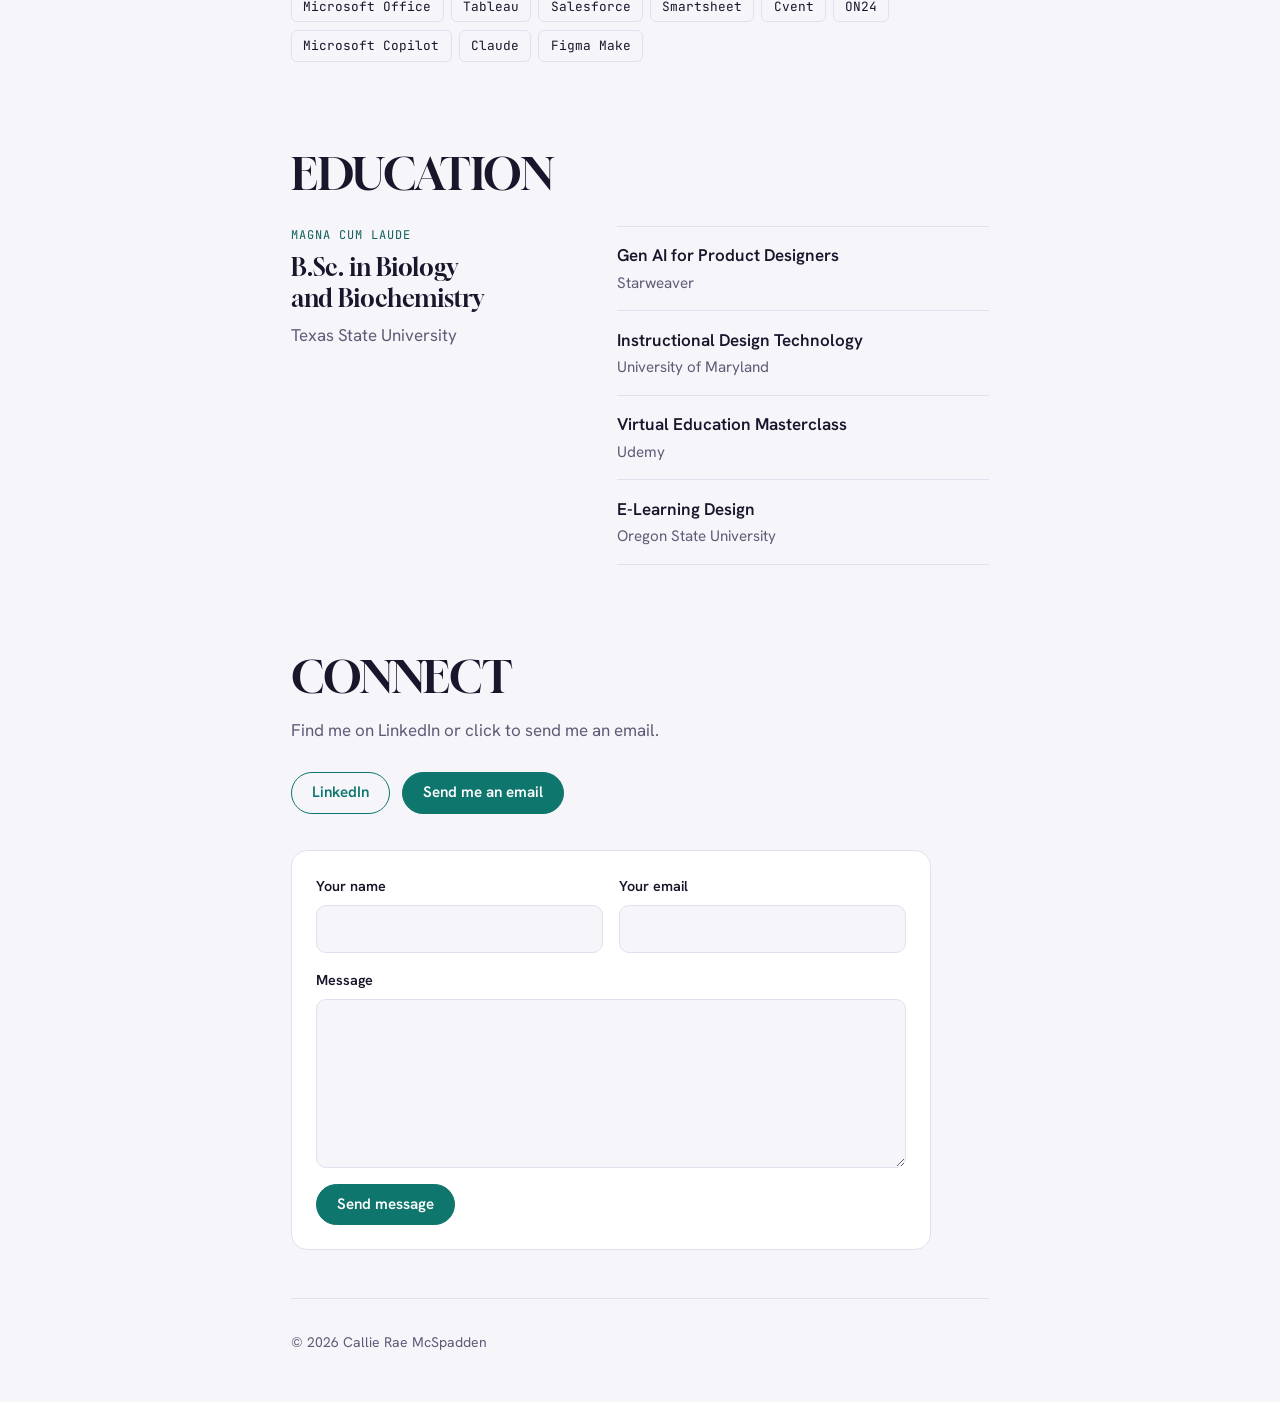
<file: index(9).html>
<!DOCTYPE html>
<html lang="en"><head>
  <meta charset="UTF-8">
  <meta name="viewport" content="width=device-width, initial-scale=1.0">
  <title>Callie Rae McSpadden</title>
  <meta name="description" content="Callie Rae McSpadden: natural scientist turned product and program leader, designing systems and solutions where science, design and education meet.">
  <link rel="preconnect" href="https://fonts.googleapis.com">
  <link rel="preconnect" href="https://fonts.gstatic.com" crossorigin="">
  <link rel="stylesheet" href="https://fonts.googleapis.com/css2?family=Gloock&amp;family=Hanken+Grotesk:wght@400;500;600;700&amp;family=JetBrains+Mono:wght@400;500&amp;display=swap">
  <link rel="stylesheet" href="css/styles.css">
</head>
<body>
  <a class="skip-link" href="#main">Skip to content</a>

  <div class="shell">
    <!-- NAVIGATION: side rail on wide screens, sticky chip bar on phones -->
    <header class="rail">
      <a class="brand" href="#top">
        <span class="brand-mark" aria-hidden="true"></span>
        <span>Callie Rae McSpadden</span>
      </a>
      <nav aria-label="Sections">
        <ul class="nav-list">
          <li><a href="#about">About</a></li>
          <li><a href="#work">Projects</a></li>
          <li><a href="#research">Research</a></li>
          <li><a href="#experience">Experience</a></li>
          <li><a href="#volunteer">Volunteer</a></li>
          <li><a href="#skills">Skills</a></li>
          <li><a href="#education">Education</a></li>
        </ul>
      </nav>
      <div class="rail-foot">
        <a class="btn btn-small" href="#contact">Connect</a>
      </div>
    </header>

    <main id="main">
      <!-- HERO -->
      <section id="top" class="hero">
        <p class="eyebrow">STEM · Education · Design</p>
        <h1>Callie Rae McSpadden</h1>
        <p class="lede">
          A natural scientist turned product and program leader. From prototypes to full-scale deployment, I design and innovate within systems that carry knowledge to people.
        </p>
      </section>

      <!-- ABOUT -->
      <section id="about" class="section" aria-labelledby="about-h">
        <h2 id="about-h">ABOUT</h2>
        <div class="prose">
          <p>
            I have a background in biology and biochemistry, with experience in instruction and research at both academic and industry levels. My professional pursuits have spanned biotech, K-12 education, higher ed and enterprise skilling across R&amp;D, program development and product management. Since 2020 I've worked at Pearson Education, where I've managed learning programs centered on AI, technical cert prep and human skills.
          </p>
          <p>Roots in scientific inquiry taught me to look for the system behind the surface. How parts connect, what feeds back and what to measure: these are the lenses I bring to product and program work. I translate between clients, editors, subject matter experts, designers, engineers, vendors and stakeholders, turning chaos into connections and ambiguity into clear, measurable momentum.
          </p>
          <p>
            I'm drawn to work at the intersection of research, design and education. With an eye for opportunity and a mind for ideation, I'm equally comfortable taking a new concept from discovery to launch or optimizing something that already works. Where some approaches are scalpels and others sledgehammers, I aim to be the Swiss Army knife.</p>
        </div>
      </section>

      <!-- WORK -->
      <section id="work" class="section" aria-labelledby="work-h">
        <h2 id="work-h">DIGITAL PROJECTS</h2>
        <p class="section-intro">Prototypes and interactive pieces</p>

        <article class="feature feature--wide">
          <a class="feature-media" href="https://live-training-rust.vercel.app/" aria-label="Open the Education Streaming Platform">
            <img src="assets/streaming-platform-instructor.jpg" width="1400" height="763" loading="lazy" alt="Instructor view of the platform, listing upcoming live streams with registration counts and one-click Join as Instructor and Rehearse buttons.">
          </a>
          <div class="feature-body">
            <p class="meta">Interactive Learning Management · Prototyped design and build</p>
            <h3>Virtual Education Streaming Platform</h3>
            <p>
              As learners modernize, so must the systems upon which we rely. After evaluating the off-the-shelf LMS
              platforms that make up the industry standard, I designed a purpose-built alternative matched to a defined use case. The result is a comprehensive digital learning
              environment prototype with a consumer-grade front end, unified single sign-on across roles, zero-friction navigation,
              integrated performance tracking and personal learning portfolio management for admins, learners and instructors alike.</p>
            <p class="links">
              <a href="https://live-training-rust.vercel.app/">Open the platform</a>
            </p>
          </div>
        </article>

        <article class="feature">
          <a class="feature-media" href="https://calliemcspadden.github.io/ScienceCommunication/hydrogen-atom/" aria-label="Open the Hydrogen Probability Cloud">
            <canvas id="orbital" width="480" height="360" aria-hidden="true"></canvas>
          </a>
          <div class="feature-body">
            <p class="meta">Interactive 3D · Quantum chemistry</p>
            <div class="feature-title">
              <svg class="atom-mark" viewBox="0 0 40 40" aria-hidden="true" focusable="false">
                <circle cx="20" cy="20" r="15" fill="none" stroke="currentColor" stroke-width="1.3"></circle>
                <circle cx="20" cy="20" r="4.2" fill="currentColor"></circle>
                <circle cx="30.6" cy="9.4" r="2.4" fill="currentColor"></circle>
              </svg>
              <h3>Hydrogen as Probability Clouds</h3>
            </div>
            <p>Atoms do not exist as solid pieces of matter held together in the static elemental spheres we commonly see modeled. Instead, our atomic portraits exist as merely the probability of electrons being found within a given region, when measured, at any point in time. Move past the line diagrams and free your perspective in this dynamic portrait of the hydrogen atom. Here, each dot represents a possible position of hydrogen's one electron, sampled from its quantum wavefunction. Navigate through the patterns of energy states and zoom to immerse yourself within clouds of atomic possibility in 3D space.</p>
            <p class="links">
              <a href="https://calliemcspadden.github.io/ScienceCommunication/hydrogen-atom/">Open the model</a>
            </p>
          </div>
        </article>
      </section>

      <!-- RESEARCH -->
      <section id="research" class="section" aria-labelledby="research-h">
        <h2 id="research-h">RESEARCH</h2>
        <p class="section-intro">Multidisciplinary academic and industry research experience</p>
        <ul class="cards research">
          <li>
            <p class="meta">Texas State University··Botany··Chemical ecology</p>
            <h3>Plant Ecology</h3>
            <p>Assessed differences in the chemical profiles of <em>Larrea tridentata</em> against variations in habitat altitude. (What changes might elevation drive in a select flowering plant?)</p>
          </li>
          <li>
            <p class="meta">Pearson Education &amp; TSU··Predictive analytics··Learning science&nbsp;</p>
            <h3>Learner Cognition</h3>
            <p>Defined and evaluated assessment data points as predictive indicators of terminal learner outcomes. (Are there early patterns in learner data that can indicate subject matter areas at risk prior to impacting overall performance?)</p>
          </li>
          <li>
            <p class="meta">Blue Owl Brewing··Microbiology··Brewing science</p>
            <h3>Fermentative Microbiology</h3>
            <p>Catalogued microbial patterns and byproduct profiles against environmental variations. (How do changes in pH and temperature impact populations of different yeast and native bacteria correlated to resulting impacts on the final product?)</p>
          </li>
        </ul>
      </section>

      <!-- EXPERIENCE -->
      <section id="experience" class="section" aria-labelledby="exp-h">
        <h2 id="exp-h">PROFESSIONAL EXPERIENCE</h2>
        <div class="filter-bar">
          <p class="filter-label" id="filter-label">Show highlights for</p>
          <div class="chips" role="group" aria-labelledby="filter-label">
            <button class="chip" data-filter="all" aria-pressed="true">Everything</button>
            <button class="chip" data-filter="product" aria-pressed="false">Product</button>
            <button class="chip" data-filter="strategy" aria-pressed="false">Strategy</button>
            <button class="chip" data-filter="ops" aria-pressed="false">Operations</button>
            <button class="chip" data-filter="cpi" aria-pressed="false">Process Engineering &amp; CPI</button>
            <button class="chip" data-filter="data" aria-pressed="false">Data &amp; automation</button>
            <button class="chip" data-filter="learn" aria-pressed="false">Learning design</button>
            <button class="chip" data-filter="research" aria-pressed="false">Research</button>
            <button class="chip" data-filter="lead" aria-pressed="false">Leadership</button>
            <button class="chip" data-filter="stem" aria-pressed="false">STEM</button>
          </div>
          <p class="filter-count" id="filter-count" aria-live="polite"></p>
        </div>

        <ol class="timeline">
          <li class="is-current">
            <details class="role" open="">
              <summary>
                <span class="role-dates">2025 – Present</span>
                <span class="role-title">Program Manager, Enterprise Live Training</span>
                <span class="role-org">Pearson ELS, Content and Training · Remote</span>
              </summary>
              <ul class="bullets">
                <li data-tags="product lead ops strategy">Launched an exclusive enterprise live-training product from greenfield to client-facing delivery in under two months, with partner adoption 5x that of the comparable legacy product.&nbsp;</li>
                <li data-tags="product ops learn cpi">Stood up the MVP lifecycle: product design, client catalogue design, platform integration, content management, scheduling, web page development, production, delivery, performance measurement, registration campaigns and client enablement.&nbsp;</li>
                <li data-tags="learn lead product strategy research stem">Curated a portfolio spanning AI Fluency, Professional Skills and Technical Skills, aligned across product, leadership, enablement and subject matter experts.</li>
                <li data-tags="data ops cpi">Built program health and governance layers to track every dependency across development workstreams and product readiness with RAG scoring and an automated multi-variable formula schema.</li>
                <li data-tags="product strategy ops research">Defined the product requirements for future-state LMS, virtual delivery platforms and data management stacks.</li>
                <li data-tags="data product cpi">Engineered automation and AI-in-the-loop workflows spanning content, platform, production and performance.</li>
                <li data-tags="lead ops">Managed SaaS integrations and vendor contracts.</li>
                <li data-tags="ops cpi">Established escalation paths for stakeholders and users alongside the dedicated program inboxes, calendars and stakeholder alias groups they route through.</li>
              </ul>
            </details>
          </li>
          <li>
            <details class="role">
              <summary>
                <span class="role-dates">2021 – 2025</span>
                <span class="role-title">Program Coordinator, O’Reilly Live Training</span>
                <span class="role-org">Pearson ELS, Content and Training · Remote</span>
              </summary>
              <ul class="bullets">
                <li data-tags="learn data ops">Oversaw delivery and analysis of 4,500+ live instances of technical skills training and certification prep across five years of the O’Reilly Media partnership.</li>
                <li data-tags="ops lead">Managed a catalogue of 400+ titles and 180 subject matter experts for Pearson’s live training program, as liaison across departments, vendors and third-party partners.</li>
                <li data-tags="data strategy">Owned data inputs and reporting requirements for program analytics, directly assessing trends that guided portfolio strategy and data-structure changes for wider program insight.</li>
                <li data-tags="ops product cpi">Established standardized schema, processes and infrastructure across the product lifecycle: scope management, editorial process flows, delivery health, quality assurance and dynamic, centralized tracking.</li>
              </ul>
            </details>
          </li>
          <li>
            <details class="role">
              <summary>
                <span class="role-dates">2020 – 2021</span>
                <span class="role-title">Enrollment Specialist, Connections Academy</span>
                <span class="role-org">Pearson Online &amp; Blended Learning · Remote</span>
              </summary>
              <ul class="bullets">
                <li data-tags="strategy lead">Grew B2C enrollment and retention across six districts in the K-12 virtual school portfolio.</li>
                <li data-tags="data ops">Maintained records and reports for 100+ client engagements a day in Salesforce.</li>
                <li data-tags="ops">Drove CSAT ratings beyond team performance targets every quarter.</li>
                <li data-tags="lead cpi">Rebuilt team communication methods; developed and facilitated team events.</li>
              </ul>
            </details>
          </li>
          <li>
            <details class="role">
              <summary>
                <span class="role-dates">2017 – 2020</span>
                <span class="role-title">Program Manager, Fermentation Microbiology</span>
                <span class="role-org">Austin Eastciders · Austin, TX and Remote</span>
              </summary>
              <ul class="bullets">
                <li data-tags="stem lead product strategy">Founded the company’s microbiology program and production quality standards.</li>
                <li data-tags="stem data cpi">Created quality assurance metrics, content standards and departmental evaluations.</li>
                <li data-tags="ops data cpi">Managed interdepartmental projects, process improvement and data tracking.</li>
                <li data-tags="learn ops">Developed procedural content and oversaw implementation of personnel training.</li>
                <li data-tags="lead">Facilitated communication across leadership, sales, operations, consumers and third parties.</li>
              </ul>
            </details>
          </li>
          <li>
            <details class="role">
              <summary>
                <span class="role-dates">2017</span>
                <span class="role-title">Lead Researcher, Learner Cognition</span>
                <span class="role-org">Texas State University &amp; Pearson Education partnership · San Marcos, TX</span>
              </summary>
              <ul class="bullets">
                <li data-tags="research learn stem product">Designed the research methodology for the Early Alerts feature of Mastering Biology.</li>
                <li data-tags="research data stem learn">Supported the collection and evaluation of learner data to identify early indicators of performance risk.</li>
              </ul>
            </details>
          </li>
          <li>
            <details class="role">
              <summary>
                <span class="role-dates">2014 – 2015</span>
                <span class="role-title">Laboratory Instructor, Chemistry</span>
                <span class="role-org">Texas State University · San Marcos, TX</span>
              </summary>
              <ul class="bullets">
                <li data-tags="learn stem">Instructed and assessed students against the core curriculum.</li>
                <li data-tags="learn">Developed supplementary course materials to enhance the curriculum.</li>
                <li data-tags="learn">Maintained exceptionally high semester ratings from students for comprehensive instruction and individualized support.</li>
              </ul>
            </details>
          </li>
        </ol>
      </section>

      <!-- VOLUNTEER -->
      <section id="volunteer" class="section" aria-labelledby="vol-h">
        <h2 id="vol-h">VOLUNTEER</h2>
        <ul class="volunteer">
          <li>
            <p class="meta">Biodesign · Research &amp; development</p>
            <h3>R&amp;D Consultation, Monet</h3>
            <p>Researched natural product chemistry in sustainable material science and consulted on product design for a local artist.</p>
          </li>
          <li>
            <p class="meta">Nonprofit · Events</p>
            <h3>Event Coordination, BVF and ELF Animal Rescue</h3>
            <p>Planned and coordinated community events for partnered nonprofit organizations.</p>
          </li>
        </ul>
      </section>

      <!-- SKILLS -->
      <section id="skills" class="section" aria-labelledby="skills-h">
        <h2 id="skills-h">SKILLS</h2>
        <div class="skill-groups">
          <div class="skill-group">
            <h3>Program</h3>
            <ul class="tags"><li>Scalable program architecture</li><li>Process development</li><li>Go-to-market readiness</li><li>Interdepartmental coordination</li><li>Project management</li><li>Gap analysis</li><li>Vendor &amp; contract management</li><li>Resource provisioning</li><li>Adoption &amp; quality tracking</li><li>Training &amp; handoff</li><li>Performance measurement</li></ul>
          </div>
          <div class="skill-group">
            <h3>Product</h3>
            <ul class="tags"><li>Greenfield design &amp; delivery</li><li>Time-to-value &amp; user centricity</li><li>Feedback-to-roadmap</li><li>AI-in-the-loop production</li><li>Instructional design</li><li>Partner enablement</li><li>Stakeholder management</li><li>End-to-end solutioning</li><li>Reusable workflow design</li><li>Success criteria setting</li><li>Platform testing &amp; integration</li></ul>
          </div>
          <div class="skill-group">
            <h3>Data &amp; AI</h3>
            <ul class="tags"><li>Evaluation criteria setting</li><li>Data hygiene &amp; reconciliation</li><li>Data interpretation</li><li>Reporting &amp; visualization</li><li>Prompt &amp; context engineering</li><li>Agent orchestration</li></ul>
          </div>
          <div class="skill-group">
            <h3>Personal &amp; Professional</h3>
            <ul class="tags"><li>Critical thinking</li><li>Creative problem solving</li><li>Empathetic collaboration</li><li>Influence without authority</li><li>Learning agility</li><li>Resilience &amp; adaptability</li></ul>
          </div>
          <div class="skill-group">
            <h3>Daily Tools</h3>
            <ul class="tags tags-tools"><li>Microsoft Office</li><li>Tableau</li><li>Salesforce</li><li>Smartsheet</li><li>Cvent</li><li>ON24</li><li>Microsoft Copilot</li><li>Claude</li><li>Figma Make</li></ul>
          </div>
        </div>
      </section>

      <!-- EDUCATION -->
      <section id="education" class="section" aria-labelledby="edu-h">
        <h2 id="edu-h">EDUCATION</h2>
        <div class="edu">
          <div class="edu-degree">
            <p class="meta">Magna cum laude</p>
            <h3>B.Sc. in Biology and Biochemistry</h3>
            <p>Texas State University</p>
          </div>
          <ul class="certs">
            <li><span>Gen AI for Product Designers</span><span class="cert-org">Starweaver</span></li>
            <li><span>Instructional Design Technology</span><span class="cert-org">University of Maryland</span></li>
            <li><span>Virtual Education Masterclass</span><span class="cert-org">Udemy</span></li>
            <li><span>E-Learning Design</span><span class="cert-org">Oregon State University</span></li>
          </ul>
        </div>
      </section>

      <!-- CONTACT -->
      <section id="contact" class="section contact" aria-labelledby="contact-h">
        <h2 id="contact-h">CONNECT</h2>
        <p class="section-intro">Find me on LinkedIn or click to send me an email.</p>
        <div class="contact-row">
          <a class="btn btn-ghost" href="https://www.linkedin.com/in/callie-mcspadden" rel="noopener">LinkedIn</a>
          <button class="btn" id="open-form" type="button" aria-expanded="false" aria-controls="contact-form">Send me an email</button>
        </div>

        <form class="contact-form" id="contact-form" hidden="" novalidate="">
          <div class="field-row">
            <div class="field">
              <label for="cf-name">Your name</label>
              <input id="cf-name" name="name" type="text" autocomplete="name" required="">
            </div>
            <div class="field">
              <label for="cf-email">Your email</label>
              <input id="cf-email" name="email" type="email" autocomplete="email" required="">
            </div>
          </div>
          <div class="field">
            <label for="cf-message">Message</label>
            <textarea id="cf-message" name="message" rows="6" required=""></textarea>
          </div>
          <input class="hp" type="checkbox" name="botcheck" id="cf-botcheck" tabindex="-1" autocomplete="off" aria-hidden="true">
          <div class="form-foot">
            <button class="btn" id="cf-send" type="submit">Send message</button>
            <p class="form-status" id="cf-status" role="status" aria-live="polite"></p>
          </div>
        </form>
      </section>

      <footer class="site-footer">
        <p>© <span id="year"></span> Callie Rae McSpadden</p>
      </footer>
    </main>
  </div>

  <script src="js/main.js"></script>
  <script src="js/neural.js"></script>












</body></html>
</file>
<file: css/styles.css>
/* Layout: a fixed left rail for navigation beside one calm reading column; on phones the rail becomes a sticky bar of section chips.
   Palette: teal accents with a faint yellow spark for the current, safranin pink kept only for errors and filter matches, on cool slide-glass neutrals. */
:root {
  --bg: #f6f5fa;
  --surface: #ffffff;
  --ink: #18162b;
  --muted: #5e5b76;
  --line: #e2dfee;
  --violet: #0f766e; /* accent now teal; token name kept so every rule follows */
  --violet-soft: #dcf3ef;
  --safranin: #c23a68;
  --on-violet: #ffffff;
  --teal: #0f766e;
  --on-teal: #ffffff;
  --teal-text: #115e59;   /* secondary teal for small labels (was safranin pink) */
  --spark: #eab308;       /* faint yellow at the tail of the current */

  --display: "Gloock", "Iowan Old Style", Georgia, serif;
  --body: "Hanken Grotesk", "Helvetica Neue", Arial, sans-serif;
  --mono: "JetBrains Mono", ui-monospace, "SF Mono", Menlo, monospace;

  --rail-w: 15rem;
  --ease: cubic-bezier(.2, .7, .2, 1);
}
@media (prefers-color-scheme: dark) {
  :root:not([data-theme="light"]) {
    --bg: #100f1c; --surface: #19172a; --ink: #ecebf6; --muted: #a4a1bd; --line: #2b2842;
    --violet: #2dd4bf; --violet-soft: #123330; --safranin: #ff86ad; --on-violet: #062925; --teal: #2dd4bf; --on-teal: #062925; --teal-text: #5eead4; --spark: #fde68a;
    color-scheme: dark;
  }
}
:root[data-theme="dark"] {
  --bg: #100f1c; --surface: #19172a; --ink: #ecebf6; --muted: #a4a1bd; --line: #2b2842;
  --violet: #2dd4bf; --violet-soft: #123330; --safranin: #ff86ad; --on-violet: #062925; --teal: #2dd4bf; --on-teal: #062925; --teal-text: #5eead4; --spark: #fde68a;
  color-scheme: dark;
}

/* ============ BASE ============ */
* { box-sizing: border-box; }
html { scroll-behavior: smooth; scroll-padding-top: 1.5rem; font-size: var(--root-size, 100%); }
body {
  margin: 0;
  background: var(--bg);
  color: var(--ink);
  font: 400 1.0625rem/1.65 var(--body);
  -webkit-font-smoothing: antialiased;
}
h1, h2, h3 { margin: 0; text-wrap: balance; }
h1, h2 { font-family: var(--display); font-weight: 400; letter-spacing: -0.01em; line-height: 1.08; }
h3 { font-weight: 600; font-size: 1.125rem; line-height: 1.3; }
p { margin: 0; }
a { color: var(--violet); text-underline-offset: 3px; }
:focus-visible { outline: 2px solid var(--violet); outline-offset: 3px; border-radius: 4px; }

.skip-link {
  position: absolute; left: -999px; top: 0; z-index: 100;
  background: var(--ink); color: var(--bg); padding: .6rem 1rem;
}
.skip-link:focus { left: .75rem; top: .75rem; }

/* ============ SHELL ============ */
.shell { display: grid; grid-template-columns: var(--rail-w) minmax(0, 1fr); min-height: 100vh; }
main {
  min-width: 0;
  width: 100%;
  max-width: 50rem;
  padding-left: max(16px, 4vw, env(safe-area-inset-left, 0px));
  padding-right: max(16px, 4vw, env(safe-area-inset-right, 0px));
}

/* ============ RAIL ============ */
.rail {
  position: sticky; top: 0; height: 100vh;
  display: flex; flex-direction: column; gap: 2.5rem;
  padding: 2.25rem 1.5rem;
  border-right: 1px solid var(--line);
}
.brand { display: flex; align-items: center; gap: .55rem; color: var(--ink); text-decoration: none; font-weight: 600; font-size: .95rem; white-space: nowrap; }
.brand-mark {
  width: 14px; height: 14px; flex: none;
  background: var(--teal);
  clip-path: polygon(25% 6.7%, 75% 6.7%, 100% 50%, 75% 93.3%, 25% 93.3%, 0 50%);
}
.nav-list { list-style: none; margin: 0; padding: 0; display: grid; gap: .15rem; }
.nav-list a {
  position: relative; display: block;
  padding: .45rem .75rem; border-radius: 8px;
  color: var(--muted); text-decoration: none; font-weight: 500;
  transition: color .2s var(--ease), background .2s var(--ease);
}
.nav-list a:hover { color: var(--ink); background: var(--violet-soft); }
.nav-list a.is-active { color: var(--violet); background: var(--violet-soft); }
.rail-foot { margin-top: auto; }
.rail-foot .btn { background: var(--teal); border-color: var(--teal); color: var(--on-teal); }
.rail-foot .btn:hover { background: color-mix(in srgb, var(--teal) 85%, var(--ink)); border-color: color-mix(in srgb, var(--teal) 85%, var(--ink)); }

/* ============ BUTTONS ============ */
.btn {
  display: inline-flex; align-items: center; justify-content: center;
  padding: .75rem 1.25rem; border-radius: 999px; border: 1px solid var(--violet);
  background: var(--violet); color: var(--on-violet);
  font: 600 .95rem/1 var(--body); text-decoration: none; cursor: pointer;
  transition: transform .2s var(--ease), background .2s var(--ease), color .2s var(--ease);
}
.btn:hover { transform: translateY(-1px); }
.btn-ghost { background: transparent; color: var(--violet); }
.btn-ghost:hover { background: var(--violet-soft); }
.btn-small { padding: .55rem .95rem; font-size: .875rem; }

/* ============ HERO ============ */
.hero { padding-block: clamp(3rem, 9vh, 6.5rem) 3rem; display: grid; gap: 1.5rem; }
.eyebrow, .kicker, .meta, .filter-label, .role-dates, .cert-date {
  font-family: var(--mono); font-size: .75rem; letter-spacing: .08em; text-transform: uppercase;
}
.eyebrow { color: var(--teal-text); }
.hero h1 { font-size: calc(clamp(2.8rem, 8vw, 5rem) * var(--head-scale, 1)); }
.lede { font-size: clamp(1.1rem, 2.2vw, 1.3rem); color: var(--muted); max-width: 38ch; line-height: 1.55; }


/* ============ SECTIONS ============ */
.section { padding-block: 4.5rem 1rem; display: grid; gap: 1rem; }
.kicker { color: var(--violet); }
.section h2 { font-size: calc(clamp(1.9rem, 4.6vw, 2.75rem) * var(--head-scale, 1)); }
.section-intro, .prose p { color: var(--muted); max-width: 62ch; }
.prose { display: grid; gap: 1rem; margin-top: .5rem; }

/* ============ EXPERIENCE ============ */
.filter-bar { display: grid; gap: .6rem; margin-top: .75rem; }
.filter-label { color: var(--muted); }
.chips { display: flex; flex-wrap: wrap; gap: .5rem; }
.chip {
  font: 500 .875rem/1 var(--body); color: var(--ink);
  background: var(--surface); border: 1px solid var(--line); border-radius: 999px;
  padding: .55rem .9rem; cursor: pointer;
  transition: border-color .2s var(--ease), background .2s var(--ease), color .2s var(--ease);
}
.chip:hover { border-color: var(--violet); }
.chip[aria-pressed="true"] { background: var(--violet); border-color: var(--violet); color: var(--on-violet); }
.filter-count { color: var(--muted); font-size: .875rem; min-height: 1.4em; }

.timeline { list-style: none; margin: .75rem 0 0; padding: 0; position: relative; }
.timeline::before { content: ""; position: absolute; left: 5px; top: 1.6rem; bottom: 1.6rem; width: 1px; background: var(--line); }
.timeline > li { position: relative; padding-left: 2rem; }
.timeline > li::before {
  content: ""; position: absolute; left: 0; top: 1.55rem; width: 11px; height: 11px; border-radius: 50%;
  background: var(--bg); border: 2px solid var(--violet);
}
.timeline > li.is-current::before { background: var(--violet); }

.role { border-bottom: 1px solid var(--line); transition: opacity .25s var(--ease); }
.role summary {
  list-style: none; cursor: pointer; padding: 1.2rem 2.5rem 1.2rem 0; position: relative;
  display: grid; gap: .2rem;
}
.role summary::-webkit-details-marker { display: none; }
.role summary::after {
  content: ""; position: absolute; right: .4rem; top: 1.6rem; width: 9px; height: 9px;
  border-right: 2px solid var(--muted); border-bottom: 2px solid var(--muted);
  transform: rotate(45deg); transition: transform .25s var(--ease);
}
.role[open] summary::after { transform: rotate(-135deg); top: 1.85rem; }
.role summary:hover .role-title { color: var(--violet); }
.role-dates { color: var(--muted); }
.role-title { font-weight: 600; font-size: 1.15rem; transition: color .2s var(--ease); }
.role-org { color: var(--muted); font-size: .95rem; }
.timeline > li { transition: opacity .3s var(--ease); }
.timeline > li:has(.role.is-empty) { opacity: .4; }
.role.is-empty .role-title { color: var(--muted); }

.bullets { margin: 0; padding: 0 0 1.4rem; list-style: none; display: grid; gap: .65rem; }
.bullets li { position: relative; padding-left: 1.1rem; max-width: 66ch; }
.bullets li::before {
  content: ""; position: absolute; left: 0; top: .7em; width: 5px; height: 5px; border-radius: 50%; background: var(--violet);
}
.bullets li.is-match::before { background: var(--safranin); }
.bullets li.is-match { animation: fade-in .35s var(--ease); }
@keyframes fade-in { from { opacity: .3; } to { opacity: 1; } }

/* ============ WORK ============ */
.feature {
  margin-top: .75rem; display: grid; grid-template-columns: minmax(0, 1fr) minmax(0, 1.1fr);
  background: var(--surface); border: 1px solid var(--line); border-radius: 16px; overflow: hidden;
}
.feature-media { display: block; background: #07081a; min-height: 15rem; position: relative; }
.feature-media canvas { position: absolute; inset: 0; width: 100%; height: 100%; display: block; }
.feature-media img { position: absolute; inset: 0; width: 100%; height: 100%; max-width: none; display: block; object-fit: cover; object-position: left top; transition: transform .4s var(--ease); }
.feature-media:hover img { transform: scale(1.03); }
.feature--wide { grid-template-columns: minmax(0, 1fr); }
.feature--wide .feature-media { min-height: 0; aspect-ratio: 1400 / 763; max-width: 100%; }
.feature--wide .feature-media img { object-position: center top; }
.feature + .feature { margin-top: .5rem; }
.feature-body { padding: 1.75rem; display: grid; gap: .75rem; align-content: start; }
.feature-body h3 { font-family: var(--display); font-weight: 400; font-size: 1.6rem; }
.feature-title { display: flex; align-items: center; gap: .75rem; }
.atom-mark { width: 2.9rem; height: 2.9rem; flex: none; color: var(--ink); }
@media (prefers-color-scheme: dark) { :root:not([data-theme="light"]) .atom-mark { color: #fff; } }
:root[data-theme="dark"] .atom-mark { color: #fff; }
.feature-body p:not(.meta) { color: var(--muted); }
.meta { color: var(--teal-text); }
.links { display: flex; flex-wrap: wrap; gap: 1.25rem; margin-top: .25rem; }
.links a { font-weight: 600; }

/* ============ VOLUNTEER ============ */
.volunteer, .research {
  list-style: none; margin: .75rem 0 0; padding: 0;
  display: grid; grid-template-columns: repeat(3, minmax(0, 1fr)); gap: 1rem;
}
.volunteer li, .research li {
  display: grid; gap: .5rem; align-content: start;
  padding: 1.25rem; background: var(--surface); border: 1px solid var(--line); border-radius: 12px;
}
.volunteer li p:not(.meta), .research li p:not(.meta) { color: var(--muted); font-size: .95rem; }
.volunteer li, .research li { grid-template-columns: minmax(0, 1fr); min-width: 0; }
.volunteer .meta, .research .meta { overflow-wrap: anywhere; }
.volunteer { grid-template-columns: repeat(2, minmax(0, 1fr)); }
@media (max-width: 720px) { .volunteer, .research { grid-template-columns: minmax(0, 1fr); } }

/* ============ SKILLS ============ */
.skill-groups { display: grid; grid-template-columns: repeat(2, minmax(0, 1fr)); gap: 2rem 2.5rem; margin-top: .75rem; }
.skill-group { display: grid; gap: .75rem; align-content: start; }
.skill-group:last-child:nth-child(odd) { grid-column: 1 / -1; }
.skill-group h3 { font-size: 1rem; }
.tags { list-style: none; margin: 0; padding: 0; display: flex; flex-wrap: wrap; gap: .45rem; }
.tags li {
  font-size: .875rem; padding: .3rem .7rem; border-radius: 6px;
  background: var(--violet-soft); color: var(--ink);
}
.tags-tools li { font-family: var(--mono); font-size: .8rem; background: transparent; border: 1px solid var(--line); }

/* ============ EDUCATION ============ */
.edu { display: grid; grid-template-columns: minmax(0, 1fr) minmax(0, 1.3fr); gap: 2.5rem; margin-top: .75rem; align-items: start; }
.edu-degree { display: grid; gap: .4rem; }
.edu-degree h3 { font-family: var(--display); font-weight: 400; font-size: 1.5rem; }
.edu-degree p:not(.meta) { color: var(--muted); }
.certs { list-style: none; margin: 0; padding: 0; border-top: 1px solid var(--line); }
.certs li {
  display: grid; grid-template-columns: minmax(0, 1fr) auto; gap: .1rem 1rem;
  padding: .9rem 0; border-bottom: 1px solid var(--line);
}
.certs li > span:first-child { font-weight: 600; }
.cert-org { color: var(--muted); font-size: .95rem; grid-column: 1; }
.cert-date { color: var(--muted); grid-column: 2; grid-row: 1; align-self: center; font-variant-numeric: tabular-nums; }

/* ============ CONTACT ============ */
.contact { padding-bottom: 3rem; }
.contact-row { display: flex; flex-wrap: wrap; gap: .75rem; align-items: center; margin-top: .75rem; }
.contact-form {
  display: grid; gap: 1rem; margin-top: 1.25rem; padding: 1.5rem;
  background: var(--surface); border: 1px solid var(--line); border-radius: 16px; max-width: 40rem;
}
.field-row { display: grid; grid-template-columns: repeat(2, minmax(0, 1fr)); gap: 1rem; }
.field { display: grid; gap: .4rem; min-width: 0; }
.field label { font-weight: 600; font-size: .9rem; }
.field input, .field textarea {
  width: 100%; font: 400 1rem/1.5 var(--body); color: var(--ink);
  background: var(--bg); border: 1px solid var(--line); border-radius: 10px; padding: .7rem .85rem;
}
.field textarea { resize: vertical; min-height: 8rem; }
.field input:focus, .field textarea:focus { outline: 2px solid var(--violet); outline-offset: 0; border-color: var(--violet); }
.field [aria-invalid="true"] { border-color: var(--safranin); }
.hp { position: absolute; left: -9999px; width: 1px; height: 1px; opacity: 0; }
.form-foot { display: flex; flex-wrap: wrap; align-items: center; gap: 1rem; }
.form-status { color: var(--muted); font-size: .95rem; }
.form-status.is-ok { color: var(--violet); font-weight: 600; }
.form-status.is-error { color: var(--safranin); }
.btn:disabled { opacity: .6; cursor: default; transform: none; }
@media (max-width: 640px) { .field-row { grid-template-columns: minmax(0, 1fr); } .contact-form { padding: 1.1rem; } }

.site-footer { padding-block: 2rem 3rem; border-top: 1px solid var(--line); color: var(--muted); font-size: .875rem; }

/* ============ RESPONSIVE ============ */
@media (max-width: 900px) {
  .shell { display: block; }
  .rail {
    position: sticky; top: 0; z-index: 20; height: auto;
    flex-direction: row; align-items: center; gap: 1rem;
    padding-block: .7rem;
    padding-left: max(16px, env(safe-area-inset-left, 0px));
    padding-right: max(16px, env(safe-area-inset-right, 0px));
    border-right: 0; border-bottom: 1px solid var(--line);
    background: color-mix(in srgb, var(--bg) 88%, transparent);
    backdrop-filter: blur(10px); -webkit-backdrop-filter: blur(10px);
  }
  .brand span:last-child { display: none; }
  .rail nav { min-width: 0; flex: 1; overflow-x: auto; scrollbar-width: none; }
  .rail nav::-webkit-scrollbar { display: none; }
  .nav-list { display: flex; gap: .25rem; }
  .nav-list a { white-space: nowrap; padding: .4rem .7rem; font-size: .925rem; }
  .rail-foot { margin: 0; flex: none; }
  html { scroll-padding-top: 4.5rem; }
  main { margin-inline: auto; }
}
@media (max-width: 640px) {
  .feature, .skill-groups, .edu { grid-template-columns: minmax(0, 1fr); }
  .feature-media { min-height: 14rem; }
}

@media (prefers-reduced-motion: reduce) {
  * { animation-duration: .01ms !important; transition-duration: .01ms !important; }
  html { scroll-behavior: auto; }
}
/* ============ NEURAL BACKGROUND + CURRENT SCROLL ============ */
.neural-bg { position: fixed; inset: 0; z-index: 0; pointer-events: none; }
.shell { position: relative; z-index: 1; }

/* scroll bar: a thin current-coloured thumb */
html { scrollbar-width: thin; scrollbar-color: color-mix(in srgb, var(--violet) 75%, transparent) transparent; }
::-webkit-scrollbar { width: 10px; }
::-webkit-scrollbar-track { background: transparent; }
::-webkit-scrollbar-thumb { background: linear-gradient(180deg, color-mix(in srgb, var(--spark) 55%, var(--teal)), var(--teal)); border-radius: 999px; border: 3px solid var(--bg); }

/* the "axon": navigation edge fills with current as you read */
.rail::after {
  content: ""; position: absolute; top: 0; right: -1px; width: 2px;
  height: calc(var(--scroll-progress, 0) * 100%);
  background: linear-gradient(180deg, color-mix(in srgb, var(--spark) 45%, transparent), var(--teal));
  box-shadow: 0 0 10px color-mix(in srgb, var(--teal) 60%, transparent);
  border-radius: 2px; pointer-events: none;
}
@media (max-width: 900px) {
  .rail::after { top: auto; bottom: -1px; right: auto; left: 0; height: 2px; width: calc(var(--scroll-progress, 0) * 100%); }
}
</file>
